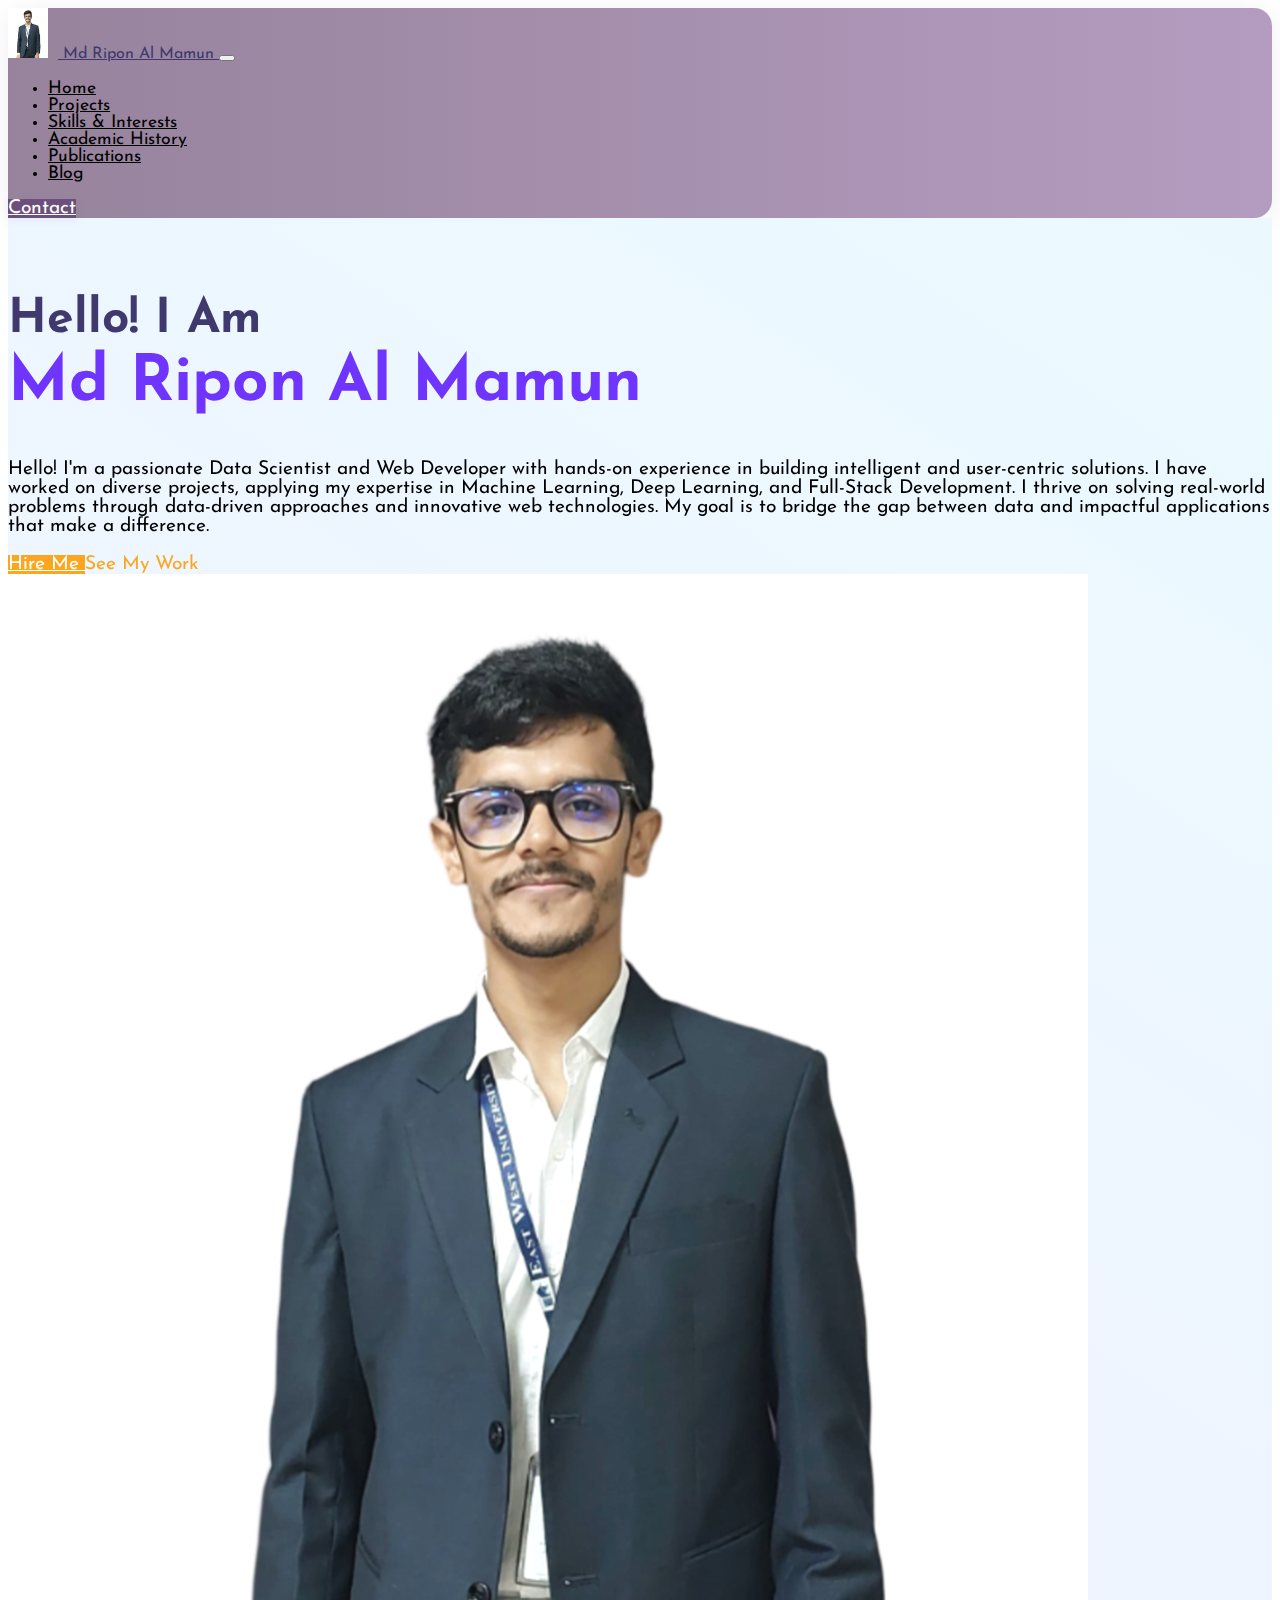
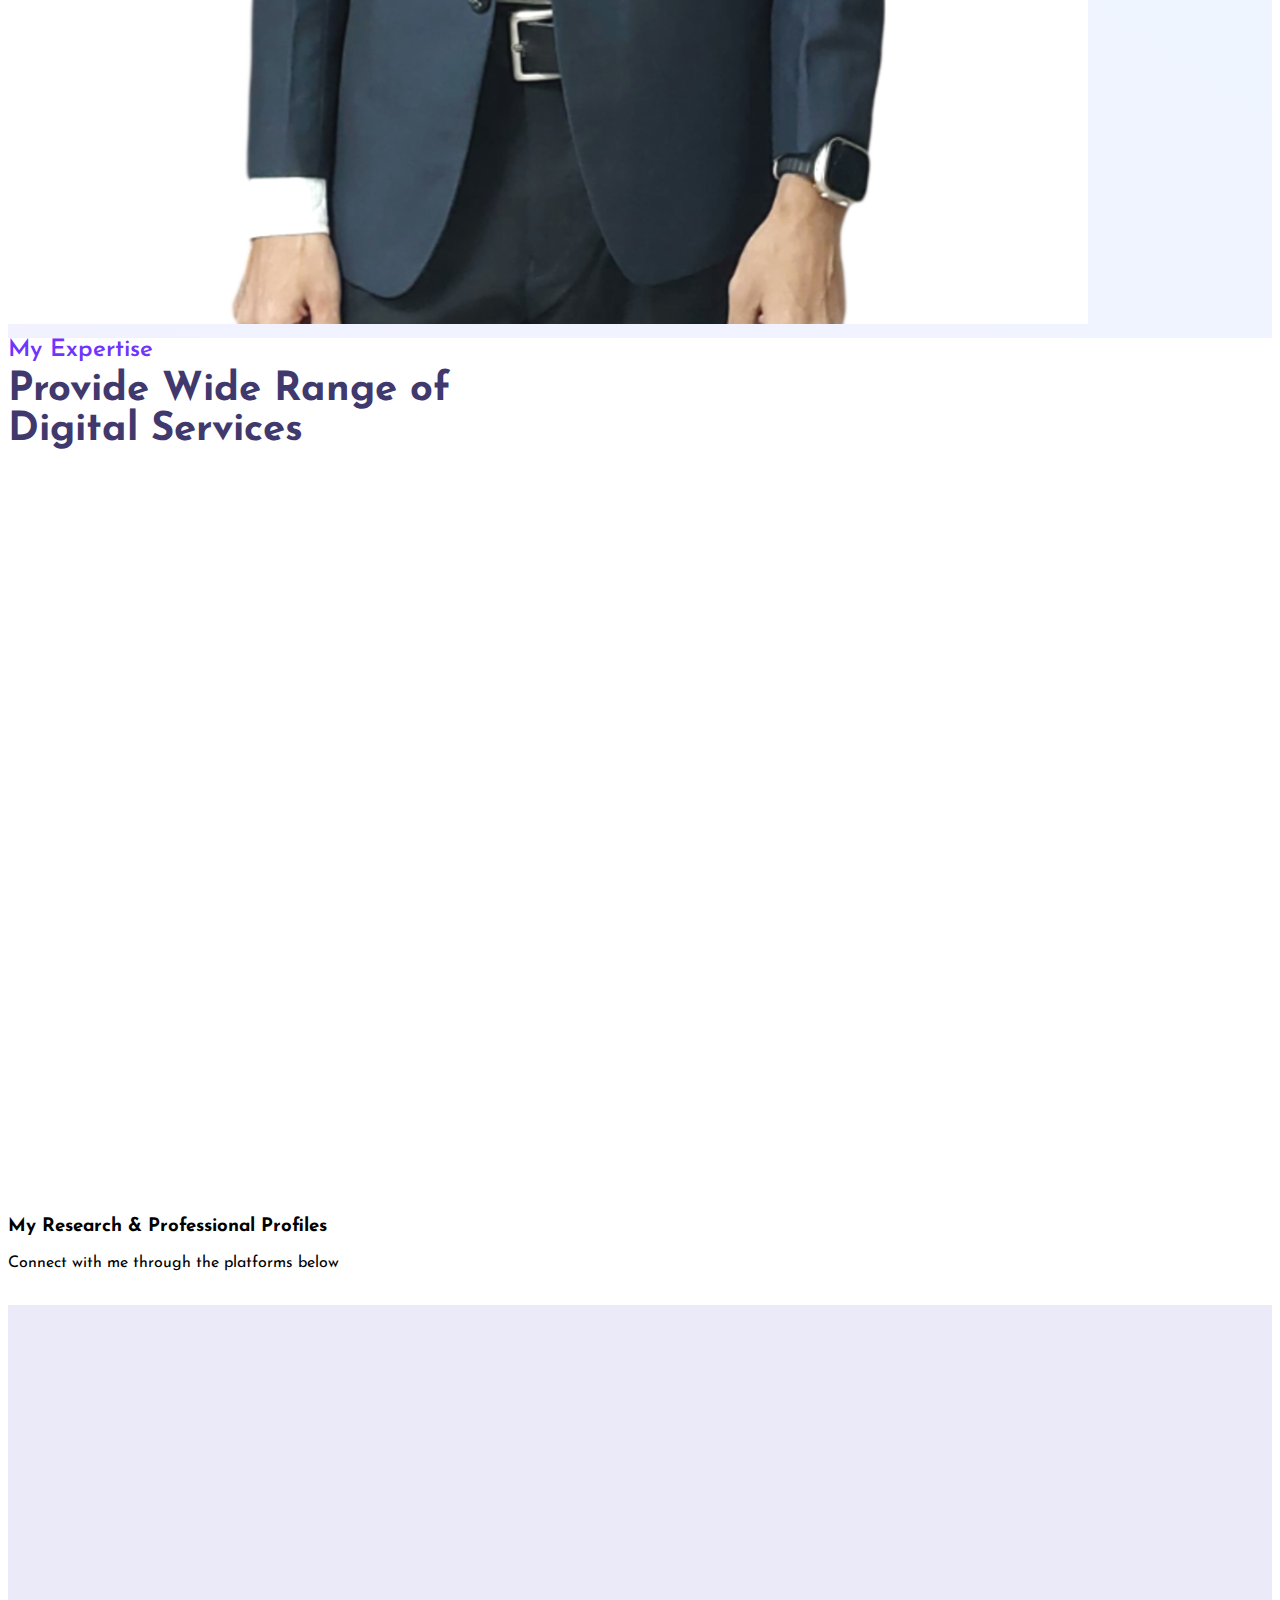
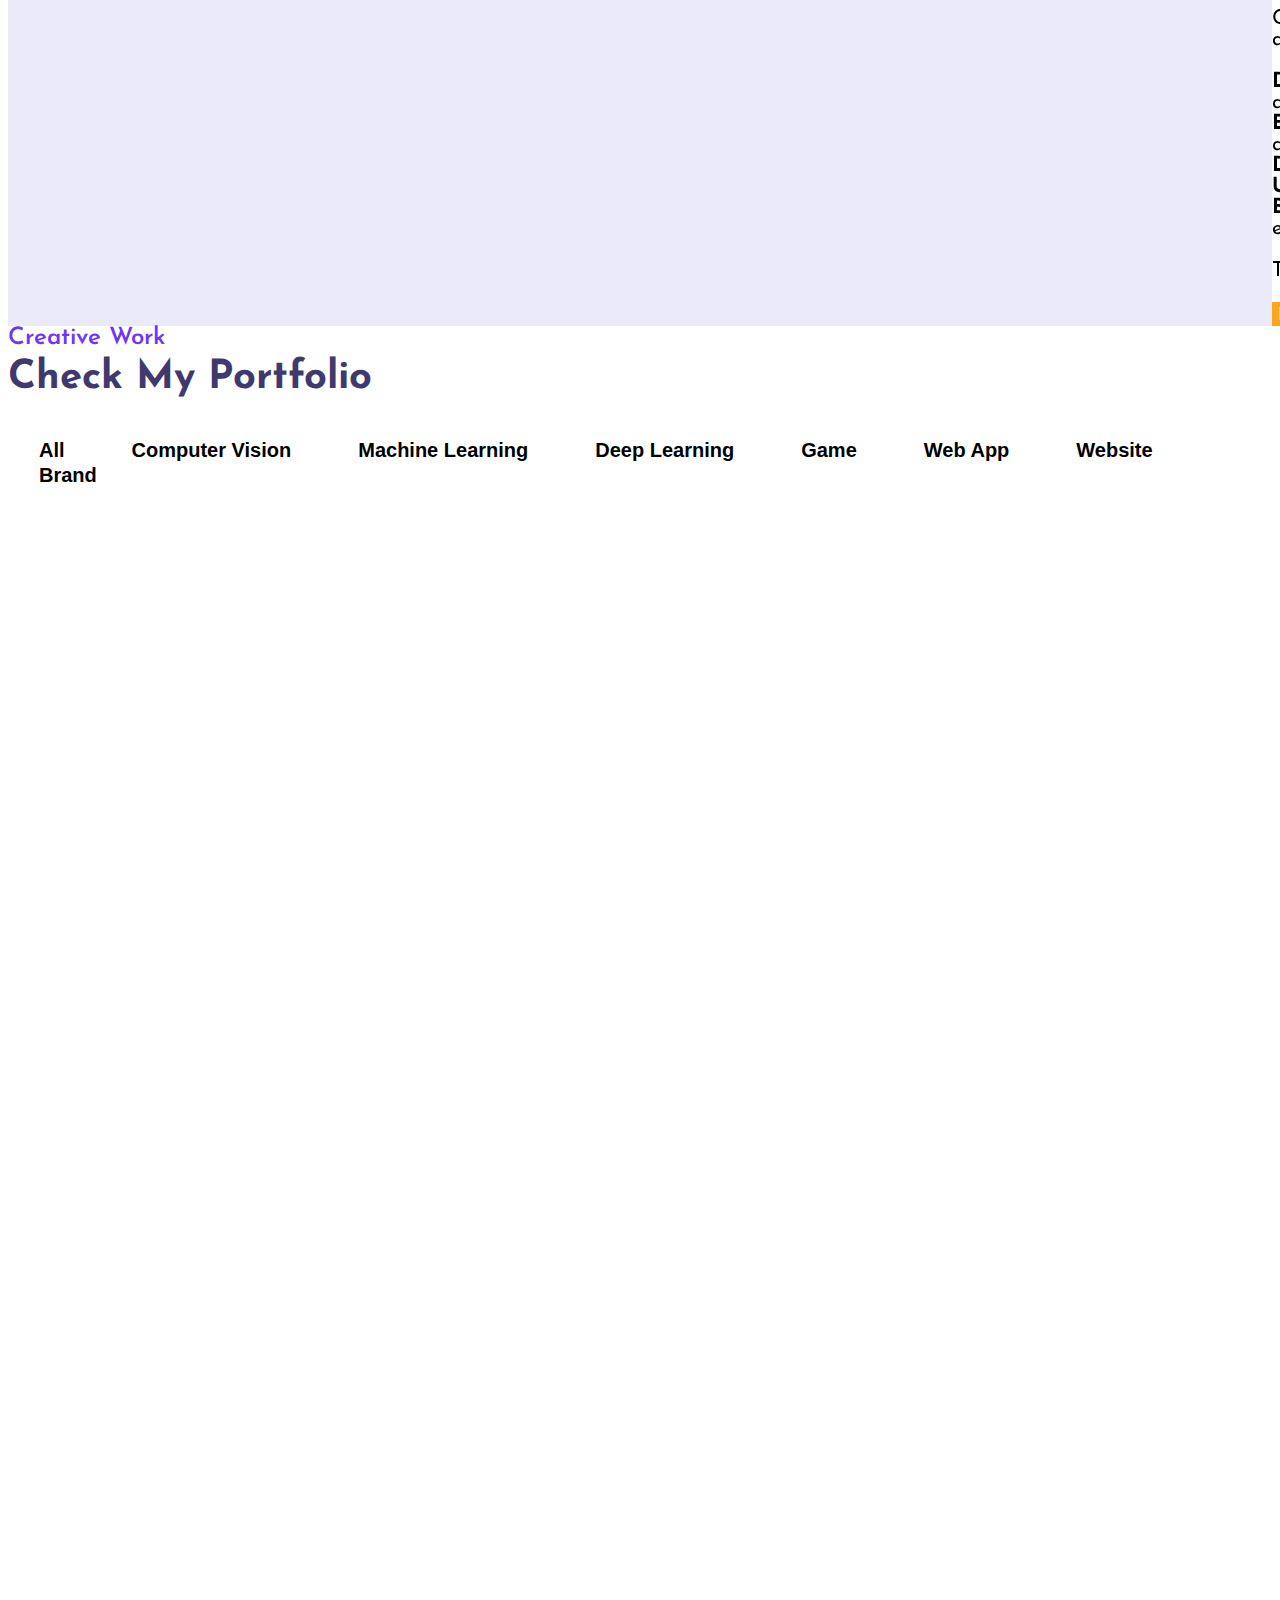
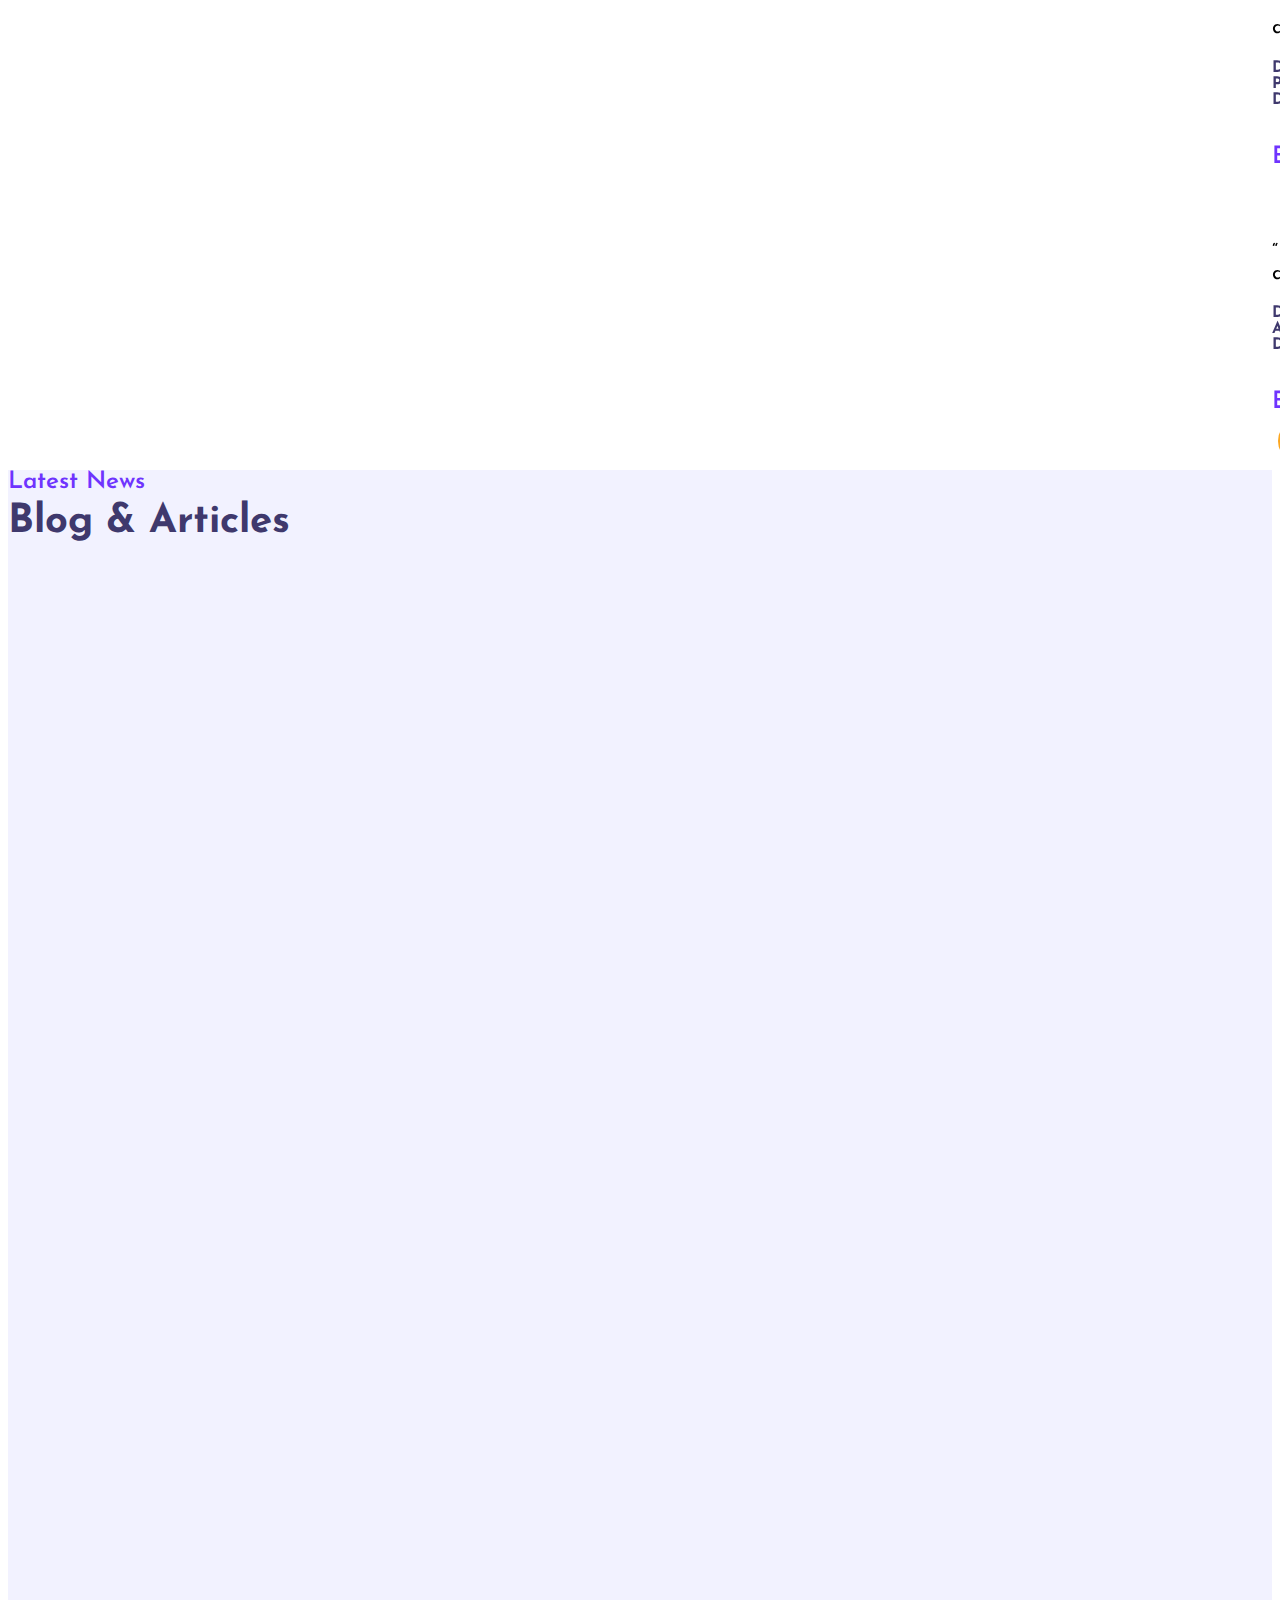
<file: index.html>
<!DOCTYPE html>
<html lang="en">
  <head>
    <meta charset="UTF-8" />
    <meta http-equiv="X-UA-Compatible" content="IE=edge" />
    <meta name="viewport" content="width=device-width, initial-scale=1.0" />
    <title>Personal Portfolio - Md Ripon Al Mamun</title>

    <!-- bootstrap css cdn link  -->
    <link
      href="https://cdn.jsdelivr.net/npm/bootstrap@5.2.3/dist/css/bootstrap.min.css"
      rel="stylesheet"
      integrity="sha384-rbsA2VBKQhggwzxH7pPCaAqO46MgnOM80zW1RWuH61DGLwZJEdK2Kadq2F9CUG65"
      crossorigin="anonymous"
    />

    <!-- custom css file -->
    <link rel="stylesheet" href="css/style.css" />

    <!-- google font link -->
    <link rel="preconnect" href="https://fonts.googleapis.com" />
    <link rel="preconnect" href="https://fonts.gstatic.com" crossorigin />
    <link
      href="https://fonts.googleapis.com/css2?family=Josefin+Sans:wght@300;400;500;600;700&display=swap"
      rel="stylesheet"
    />

    <!-- bootstrap icon cdn link  -->
    <link
      rel="stylesheet"
      href="https://cdn.jsdelivr.net/npm/bootstrap-icons@1.10.4/font/bootstrap-icons.css"
    />

    <!-- for adding animation to website we have use AOS library 
    AOS Library css file cdn link -->
    <link rel="stylesheet" href="https://unpkg.com/aos@next/dist/aos.css" />

    <!-- jquery cdn link  -->
    <script src="https://ajax.googleapis.com/ajax/libs/jquery/3.6.4/jquery.min.js"></script>
  </head>
  <body>
<!-- navbar starts -->
<nav
  id="navbar-top"
  class="navbar navbar-expand-lg navbar-light sticky-top"
  style="background: linear-gradient(90deg, #97839c 0%, #b49cc0 100%);
         border-radius: 18px;
         box-shadow: 0 4px 24px rgba(163,136,170,0.15);">
  <div class="container-fluid px-5">
    <a class="navbar-brand fw-bold fs-2" href="#" style="color: #3f396d">
      <img src="images/me.png" alt="Logo" style="width: 40px; height: auto; margin-right: 10px;">
      Md Ripon Al Mamun
    </a>
    <button
      class="navbar-toggler"
      type="button"
      data-bs-toggle="collapse"
      data-bs-target="#navbarNav"
      aria-label="Toggle navigation"
      aria-controls="navbarNav"
      aria-expanded="false"
    >
      <span class="navbar-toggler-icon"></span>
    </button>
    <div
      class="collapse navbar-collapse justify-content-end"
      id="navbarNav"
    >
      <ul class="navbar-nav gap-4" style="font-size: 1.1rem">
        <li class="nav-item">
          <a class="nav-link" aria-current="page" href="#">Home</a>
        </li>
        <li class="nav-item">
          <a class="nav-link" href="projects.html">Projects</a>
        </li>
        <li class="nav-item">
          <a class="nav-link" href="skills.html">Skills & Interests</a>
        </li>
        <li class="nav-item">
          <a class="nav-link" href="academic.html">Academic History</a>
        </li>
        <li class="nav-item">
          <a class="nav-link" href="publications.html">Publications</a>
        </li>
        <li class="nav-item">
          <a class="nav-link" href="#blog">Blog</a>
        </li>
      </ul>
    </div>
    <a href="contact.html" class="c-btn ms-4 py-2 px-4 rounded-pill d-none d-md-block"
       style="background: #6c4f7c; color: #fff; box-shadow: 0 2px 8px rgba(163,136,170,0.12);">
      Contact
    </a>
  </div>
</nav>
<!-- navbar ends here -->


    <!-- home section starts  -->
    <section class="home pt-5 pb-5" id="home">
      <div class="row justify-content-evenly align-middle">
        <!-- here data-aos is used for adding aos animation  -->
        <div class="col-10 col-md-6 text-center text-md-start" data-aos="slide-right">
          <h2 style="color: #3f396d">
            Hello! I Am <br /><span class="c-orange">Md Ripon Al Mamun</span>
          </h2>
          <p class="text-muted">
            Hello! I'm a passionate Data Scientist and Web Developer with hands-on 
            experience in building intelligent and user-centric solutions. I have 
            worked on diverse projects, applying my expertise in Machine Learning, 
            Deep Learning, and Full-Stack Development. I thrive on solving real-world 
            problems through data-driven approaches and innovative web technologies. 
            My goal is to bridge the gap between data and impactful applications that make a difference.
          </p>
<a href="#contact" class="c-btn h-btn mt-3 py-3 px-5 rounded-pill">
  Hire Me
</a>

          <a href="" class="link ms-4 d-none">See My Work</a>
        </div>
        <div class="col-10 col-md-4 d-none d-md-block">
          <img src="images/me.png" class="img-fluid" alt="" />
        </div>
      </div>
    </section>
    <!-- home section ends here -->

    <!-- expertise section starts -->
    <section class="expertise mt-5" id="service">
      <div class="heading text-center">
        <small>My Expertise</small>
        <h3>
          Provide Wide Range of <br />
          Digital Services
        </h3>
      </div>
      <div class="row justify-content-evenly mt-5">
        <div class="col-10 col-md-4" data-aos="fade-up">
          <div class="service-card">
            <div class="img">
              <img
                src="images/service-icon1.png"
                class="w-25 img-fluid img"
                alt=""
              />
            </div>
            <div class="content mt-3">
              <h4>🚀 Data Science & AI</h4>
              <p class="text-muted">
                I specialize in analyzing complex data sets 
                and transforming them into actionable insights 
                that drive smarter decision-making. From machine 
                learning models to predictive analytics, I develop 
                intelligent solutions that help businesses unlock 
                growth, optimize processes, and enhance efficiency. 
                Whether it's deep learning, NLP, or AI-driven automation, 
                I bring data to life.
              </p>
              <a href="" class="link">Read More</a>
            </div>
          </div>
        </div>
        <div class="col-md-4 col-10" data-aos="fade-up">
          <div class="service-card">
            <div class="img">
              <img
                src="images/service-icon2.png"
                class="w-25 img-fluid img"
                alt=""
              />
            </div>
            <div class="content mt-3">
              <h4>💻 Web Development & Software Engineering</h4>
              <p class="text-muted">
                I design and develop scalable, high-performance websites 
                and applications that are tailored to your business needs. 
                With expertise in front-end and back-end development, 
                I create intuitive, user-friendly interfaces and robust 
                architectures to ensure a seamless digital experience. 
                My goal is to combine creativity with functionality for 
                impactful online solutions.
              </p>
              <a href="" class="link">Read More</a>
            </div>
          </div>
        </div>
        <div class="col-md-4 col-10" data-aos="fade-up">
          <div class="service-card">
            <div class="img">
              <img
                src="images/service-icon3.png"
                class="w-25 img-fluid img"
                alt=""
              />
            </div>
            <div class="content mt-3">
              <h4>🔍 Debugging & Optimization</h4>
              <p class="text-muted">
                I am skilled at identifying, diagnosing, and resolving critical bugs 
                and performance issues in software systems. From fixing UI glitches 
                to debugging complex back-end logic, I ensure that applications run 
                smoothly, securely, and efficiently. My approach to debugging not 
                only resolves existing problems but also prevents future issues 
                through optimized code and best practices.
              <a href="" class="link">Read More</a>
            </div>
          </div>
        </div>
      </div>
    </section>
    <!-- expertise section ends here -->

<!-- Research & Social Profiles Section -->
<section class="profiles mt-5 pt-5 pb-4" id="profiles">
  <div class="text-center">
    <h3>My Research & Professional Profiles</h3>
    <p class="text-muted">Connect with me through the platforms below</p>
  </div>
  <div class="d-flex justify-content-center flex-wrap gap-3 mt-4" data-aos="fade-up">
    <a href="https://www.researchgate.net/profile/Md-Ripon-Al-Mamun?ev=hdr_xprf" target="_blank" class="btn btn-outline-primary rounded-pill"><i class="bi bi-journal-text"></i> ResearchGate</a>
    <a href="https://scholar.google.com/citations?hl=en&authuser=5&user=N9_yGkMAAAAJ" target="_blank" class="btn btn-outline-dark rounded-pill"><i class="bi bi-mortarboard"></i> Google Scholar</a>
    <a href="https://orcid.org/0009-0007-2505-0505" target="_blank" class="btn btn-outline-success rounded-pill"><i class="bi bi-bar-chart-line"></i> ORCID</a>
    <a href="https://www.ieee.org/profile/myprofile/myprofile.html?refSite=https://ieeexplore.ieee.org&refSiteName=IEEE%20Xplore" target="_blank" class="btn btn-outline-secondary rounded-pill"><i class="bi bi-cpu"></i> IEEE Xplore</a>
    <a href="https://github.com/riponalmamun" target="_blank" class="btn btn-outline-dark rounded-pill"><i class="bi bi-github"></i> GitHub</a>
    <a href="https://www.linkedin.com/in/mdriponalmamun/" target="_blank" class="btn btn-outline-primary rounded-pill"><i class="bi bi-linkedin"></i> LinkedIn</a>
    <a href="https://www.kaggle.com/riponalmamun" target="_blank" class="btn btn-outline-info rounded-pill"><i class="bi bi-graph-up"></i> Kaggle</a>
  </div>
</section>





    <!-- skill section starts -->
    <section class="skill mt-5 py-5" id="about">
      <div class="row justify-content-evenly">
        <div class="col-10 col-md-5 skill-with-progress" data-aos="slide-right">
          <div class="row justify-content-evenly">
            <div class="col-10 col-md-6">
              <div class="progress-card ms-3 ms-md-0">
                <div class="circular-progress html-css">
                  <span class="progress-value html-progress">0%</span>
                </div>
                <br />
                <span class="text">Computer Vision</span>
              </div>
            </div>
            <div class="col-10 col-md-6 mt-4 mt-md-0">
              <div class="progress-card ms-3 ms-md-0">
                <div class="circular-progress javascript">
                  <span class="progress-value javascript-progress">0%</span>
                </div>
                <br />
                <span class="text">Machine Learning & <br>Deep Learning</span>
              </div>
            </div>
          </div>
          <div class="row justify-content-evenly mt-4">
            <div class="col-10 col-md-6">
              <div class="progress-card ms-3 ms-md-0">
                <div class="circular-progress php">
                  <span class="progress-value php-progress">0%</span>
                </div>
                <br />
                <span class="text">HTML & CSS</span>
              </div>
            </div>
            <div class="col-10 col-md-6 mt-4 mt-md-0">
              <div class="progress-card ms-3  ms-md-0">
                <div class="circular-progress reactjs">
                  <span class="progress-value reactjs-progress">0%</span>
                </div>
                <br>
                <span class="text">JavaScript, PHP & ReactJS</span>
              </div>
            </div>
          </div>
        </div>
        <div class="col-10 col-md-5 skill-detail" data-aos="slide-left">
          <div class="heading mt-5 mt-md-3">
            <small>My Skills</small>
            <h3>Beautiful & Unique Digital Experiences</h3>
            <p class="text-muted">
              Creating Beautiful & Unique Digital Experiences

I specialize in crafting innovative digital solutions that are not only functional but also aesthetically pleasing. My goal is to deliver experiences that leave a lasting impression on users while solving real business challenges. <br><br>
<b>Data Science & Machine Learning – </b>I analyze complex data sets and build intelligent models to uncover insights, optimize processes, and drive decision-making. <br>
<b>Expert Web Development –</b> From custom websites to e-commerce platforms, I create responsive and user-centric web solutions that align with your business goals. <br>
<b>Data-Driven Insights –</b> Leveraging advanced analytics, I transform raw data into actionable insights to enhance business strategies. <br>
<b>UI/UX Design –</b> I focus on intuitive and user-centric design principles to ensure seamless and engaging digital experiences. <br>
<b>Bug-Free Code –</b> My debugging expertise ensures that web applications run efficiently, providing a smooth and error-free user experience. <br>
            </p>
            <p class="text-muted">
              To view or download my CV, click on the download CV link below.
            </p>
            <button class="c-btn h-btn mt-3 py-3 px-5 rounded-pill">
              <!-- here download attribute is used for adding download functionality to button  -->
              <a
                href="Entry Level Data scientist & Web Developer Resume.pdf"
                download="SampleCV"
                style="text-decoration: none;color: #fff;"
                >Download CV</a
              >
            </button>
          </div>
        </div>
      </div>
    </section>
    <!-- skill section end here -->

<!-- Portfolio Section Starts Here -->
<section class="portfolio" id="portfolio">
  <!-- Portfolio Heading -->
  <div class="heading text-center pt-5">
    <small>Creative Work</small>
    <h3>Check My Portfolio</h3>
  </div>

  <!-- Portfolio Filters -->
  <div id="myBtnContainer" class="text-center mt-4">
    <!-- Custom attribute for filtering portfolio items -->
    <button class="filter-item" data-filter="all">All</button>
    <button class="filter-item" data-filter="game">Computer Vision</button>
    <button class="filter-item" data-filter="game">Machine Learning</button>
    <button class="filter-item" data-filter="game">Deep Learning</button>
    <button class="filter-item" data-filter="game">Game</button>
    <button class="filter-item" data-filter="webapp">Web App</button>
    <button class="filter-item" data-filter="website">Website</button>
    <button class="filter-item" data-filter="brand">Brand</button>
  </div>

  <!-- Portfolio Items -->
  <div class="portfolio-body">
    <div class="row justify-content-evenly px-4">
      
<!-- Portfolio Post 1 -->
<!-- Portfolio Post 1 -->
<div class="post col-md-4 game all col-10 mt-3 mt-md-0" data-aos="fade-up">
  <div class="card">
    <img src="images/Tea Leaf.png" class="card-img-top" alt="Tea Leaf Disease Detection Project" />
    <div class="card-body text-center">
      <h4 class="card-title">Tea Leaf Disease Detection Using YOLOv8, YOLOv5, and Faster R-CNN</h4>
      <span class="badge bg-secondary badge-pill">YOLOv8</span>
      <span class="badge bg-secondary badge-pill">YOLOv5</span>
      <span class="badge bg-secondary badge-pill">Faster R-CNN</span>
      <span class="badge bg-secondary badge-pill mb-2">Plant Disease Detection</span><br />
      <a href="https://github.com/riponalmamun/Tea-Leaf-Disease-Detection-Using-YOLO-V8" target="_blank" class="link">Click The Github Rep</a>
    </div>
  </div>
</div>




      <!-- Portfolio Post 2 -->
      <div class="post col-md-4 website all col-10 mt-3 mt-md-0" data-aos="fade-up">
        <div class="card">
          <img src="images/mango.png" class="card-img-top" alt="..." />
          <div class="card-body text-center">
            <h4 class="card-title">MangoLeafBD Dataset Classification</h4>
            <span class="badge bg-secondary badge-pill">Random Forest</span>
            <span class="badge bg-secondary badge-pill">Decision Tree</span>
            <span class="badge bg-secondary badge-pill mb-2">Machine Learning</span><br />
            <a href="#" class="read-more-btn link">Github Repository</a>
          </div>
        </div>
      </div>

<!-- Portfolio Post 3 -->
<div class="post col-md-4 webapp all col-10 mt-3 mt-md-0" data-aos="fade-up">
  <div class="card">
    <img src="images/underwater.png" class="card-img-top" alt="Underwater Plastic Pollution Detection" />
    <div class="card-body text-center">
      <h4 class="card-title">Underwater Plastic Pollution Detection Using YOLOv8</h4>
      <span class="badge bg-secondary badge-pill">YOLOv8</span>
      <span class="badge bg-secondary badge-pill">Deep Learning</span>
      <span class="badge bg-secondary badge-pill mb-2">Machine Learning</span><br />
      <a href="https://github.com/riponalmamun/riponalmamun-Underwater-Plastic-Pollution-Detection-Using-YOLOV8" target="_blank" class="read-more-btn link">Github Repository</a>
    </div>
  </div>
</div>


    <!-- Additional Portfolio Items -->
    <div class="row justify-content-evenly mt-4 px-4">

          
<!-- Portfolio Post 1 -->
<div class="post col-md-4 game all col-10 mt-3 mt-md-0" data-aos="fade-up">
  <div class="card">
    <img src="images/Vehcle.png" class="card-img-top" alt="Car Speed and Counting Project" />
    <div class="card-body text-center">
      <h4 class="card-title">Car Speed and Counting</h4>
      <span class="badge bg-secondary badge-pill">YOLO V8</span>
      <span class="badge bg-secondary badge-pill">Machine Learning</span>
      <span class="badge bg-secondary badge-pill mb-2">Deep Learning</span><br />
      <a href="https://github.com/riponalmamun/Car-Speed-and-Counting" target="_blank" class="link">Github Repository</a>
    </div>
  </div>
</div>

      
      
      
      
      
      
      <!-- Portfolio Post 4 -->
      <div class="post col-md-4 game all col-10 mt-3 mt-md-0" data-aos="fade-up">
        <div class="card">
          <img src="images/piceditor.png" class="card-img-top" alt="..." />
          <div class="card-body text-center">
            <h4 class="card-title">PicEditor App</h4>
            <span class="badge bg-secondary badge-pill">HTML&CSS</span>
            <span class="badge bg-secondary badge-pill">JavaScript</span>
            <span class="badge bg-secondary badge-pill mb-2">App</span><br />
            <a href="#" class="read-more-btn link">Read More</a>
          </div>
        </div>
      </div>

<!-- Portfolio Post 5 -->
<div class="post col-md-4 website all col-10 mt-3 mt-md-0" data-aos="fade-up">
  <div class="card">
    <img src="images/PackMan Games.png" class="card-img-top" alt="Pacman Game" />
    <div class="card-body text-center">
      <h4 class="card-title">Pacman Game</h4>
      <span class="badge bg-secondary badge-pill">HTML & CSS</span>
      <span class="badge bg-secondary badge-pill">JavaScript</span>
      <span class="badge bg-secondary badge-pill mb-2">Game</span><br />
      <a href="https://github.com/riponalmamun/Packman_Games" target="_blank" class="read-more-btn link">Github Repository</a>
    </div>
  </div>
</div>



<!-- Portfolio Post 5 -->
<div class="post col-md-4 website all col-10 mt-3 mt-md-0" data-aos="fade-up">
  <div class="card">
    <img src="images/Power Bi.png" class="card-img-top" alt="Global Superstore Power BI" />
    <div class="card-body text-center">
      <h4 class="card-title">Global Superstore - Power BI Dashboard</h4>
      <span class="badge bg-secondary badge-pill">Power BI</span>
      <span class="badge bg-secondary badge-pill">Data Analysis</span>
      <span class="badge bg-secondary badge-pill mb-2">Visualization</span><br />
      <a href="https://github.com/riponalmamun/Global-Superstore-2016-Power-BI" target="_blank" class="read-more-btn link">Github Repository</a>
    </div>
  </div>
</div>


            <!-- Portfolio Post 5 -->
      <div class="post col-md-4 website all col-10 mt-3 mt-md-0" data-aos="fade-up">
        <div class="card">
          <img src="images/tictactoe.png" class="card-img-top" alt="..." />
          <div class="card-body text-center">
            <h4 class="card-title">TicTacToe Game</h4>
            <span class="badge bg-secondary badge-pill">HTML&CSS</span>
            <span class="badge bg-secondary badge-pill">JavaScript</span>
            <span class="badge bg-secondary badge-pill mb-2">Game</span><br />
            <a href="#" class="read-more-btn link">Github Repository</a>
          </div>
        </div>
      </div>

      <!-- Portfolio Post 6 -->
      <div class="post col-md-4 all col-10 mt-3 mt-md-0" data-aos="fade-up">
        <div class="card">
          <img src="images/lang-translator.png" class="card-img-top" alt="..." />
          <div class="card-body text-center">
            <h4 class="card-title">Lang Translator</h4>
            <span class="badge bg-secondary badge-pill">HTML&CSS</span>
            <span class="badge bg-secondary badge-pill">JavaScript</span>
            <span class="badge bg-secondary badge-pill mb-2">Web App</span><br />
            <a href="#" class="read-more-btn link">Github Repository</a>
          </div>
        </div>
      </div>
    </div>
  </div>
</section>
<!-- Portfolio Section Ends Here -->


   <!-- Testimonial Section Starts -->
<section class="testimonial mt-5 pt-5" id="testimonial">
  <div class="row justify-content-evenly">
    
    <!-- Testimonial Image -->
    <div class="col-md-4 col-10" data-aos="slide-right">
      <img src="images/tastimonials-img.png" class="img-fluid" alt="" />
    </div>

    <!-- Testimonial Carousel -->
    <div class="col-md-6 col-10 mt-5" data-aos="slide-left">
      <div class="heading">
        <small>Testimonials</small>
        <h3>Faculty & Expert Reviews</h3>

        <!-- Carousel Component -->
        <div id="carouselExampleControls" class="carousel slide" data-bs-ride="carousel">
          <div class="carousel-inner">
            
            <!-- First Carousel Item -->
            <div class="carousel-item active">
              <div class="row justify-content-evenly">
                <div class="col-2 text-center">
                  <i class="bi bi-quote"></i>
                </div>
                <div class="col-10">
                  <p class="text-muted">
                    “Excellent research work! The paper is well-structured, thoroughly researched, and presents insightful findings. The clarity of writing and depth of analysis demonstrate great academic rigor. Keep up the outstanding work!”
                  </p>
                  <h4>1. Dr. Shamim H Ripon <br>Professor <br>Department of Computer Science & Engineering</h4> <br>
                  <h4>2. Dr. Raihan Ul Islam <br>Associate Professor <br>Department of Computer Science & Engineering</h4> <br>
                  <h4>3. Dr. Mohammad Rifat Ahmmad Rashid<br>Associate Professor <br>Department of Computer Science & Engineering</h4>
                  <small class="fs-6 text-muted">East West University</small>
                </div>
              </div>
            </div>

            <!-- Second Carousel Item -->
            <div class="carousel-item">
              <div class="row justify-content-evenly">
                <div class="col-2 text-center">
                  <i class="bi bi-quote"></i>
                </div>
                <div class="col-10">
                  <p class="text-muted">
                    “Excellent research work! The paper is well-structured, thoroughly researched, and presents insightful findings. The clarity of writing and depth of analysis demonstrate great academic rigor. Keep up the outstanding work!”
                  </p>
                  <h4>Dr. Shamim H Ripon <br>Professor <br>Department of Computer Science & Engineering</h4> <br>
                  <small class="fs-6 text-muted">East West University</small>
                </div>
              </div>
            </div>

            <!-- Third Carousel Item -->
            <div class="carousel-item">
              <div class="row justify-content-evenly">
                <div class="col-2 text-center">
                  <i class="bi bi-quote"></i>
                </div>
                <div class="col-10">
                  <p class="text-muted">
                    “Excellent research work! The paper is well-structured, thoroughly researched, and presents insightful findings. The clarity of writing and depth of analysis demonstrate great academic rigor. Keep up the outstanding work!”
                  </p>
                  <h4>Dr. Raihan Ul Islam <br>Associate Professor <br>Department of Computer Science & Engineering</h4> <br>
                  <small class="fs-6 text-muted">East West University</small>
                </div>
              </div>
            </div>
          </div>

          <!-- Carousel Navigation Buttons -->
          <button class="nextprev-btn rounded-pill prev-btn" type="button" data-bs-target="#carouselExampleControls" data-bs-slide="prev">
            <i class="bi bi-arrow-left-circle-fill prev"></i>
            <span class="visually-hidden">Previous</span>
          </button>
          <button class="nextprev-btn rounded-pill next-btn" type="button" data-bs-target="#carouselExampleControls" data-bs-slide="next">
            <i class="bi bi-arrow-right-circle-fill next"></i>
            <span class="visually-hidden">Next</span>
          </button>
        </div>
      </div>
    </div>
    
  </div>
</section>
<!-- Testimonial Section Ends -->


<!-- Blog Section Starts -->
<section class="blog mt-5 pb-5" id="blog">
  <!-- Blog Heading -->
  <div class="heading text-center pt-5">
    <small>Latest News</small>
    <h3>Blog & Articles</h3>
  </div>

  <!-- Blog Posts -->
  <div class="row justify-content-evenly px-4 mt-4" data-aos="fade-up">
    
<!-- Blog Post 1 -->
<div class="blogpost col-md-4 col-10 mt-2 mt-md-0 game all">
  <div class="card">
    <img src="images/Heart Attack Paper 1.png" class="card-img-top rounded-4" alt="..." />
    <div class="card-body px-4">
      <small>By Md Ripon Al Mamun</small><span class="ms-3">Mar 8,2022</span>
      <h4 class="card-title"><a href="">Machine Learning and Explainable AI to Predict Heart Attacks</a></h4>
      <p class="text-muted">I recently published a conference paper on "Cardiovascular Health Analysis: 
        Machine Learning and Explainable AI to Predict Heart Attacks," where I explored advanced machine 
        learning techniques like Random Forest and XGBoost to predict heart attacks with high accuracy. 
        The study also incorporates explainable AI methods to provide transparency and insights into model 
        predictions, aiming to improve early detection and reduce heart attack mortality.</p>
      <a href="https://ieeexplore.ieee.org/document/11022132/" class="read-more-btn link" target="_blank">Read More</a>
    </div>
  </div>
</div>


<!-- Blog Post 2 -->
<div class="blogpost col-md-4 col-10 mt-5 mt-md-0 website all">
  <div class="card">
    <img src="images/ResearchGate Energy 2.png" class="card-img-top rounded-4" alt="..." />
    <div class="card-body px-4">
      <small>By Md Ripon Al Mamun</small><span class="ms-3">Mar 8,2022</span>
      <h4 class="card-title"><a href="https://www.researchgate.net/publication/[base64]">Energy-Efficient Hyperparameter Tuning Using Multi-Information Source Optimization and Augmented Gaussian Processes with Random Forest</a></h4>
      <p class="text-muted">I will be presenting a project titled "Energy-Efficient Hyperparameter 
        Tuning Using Multi-Information Source Optimization and Augmented Gaussian Processes with Random Forest" 
        at a conference in February 2025 in Dhaka, Bangladesh. This research introduces a novel hyperparameter 
        tuning method that combines Multi-Information Source Optimization with Augmented Gaussian Process (MISO-AGP) 
        and Random Forest (RF). Our approach enhances computational efficiency, reducing resource consumption and 
        achieving energy savings of up to 70%, providing an efficient solution for optimizing machine learning 
        models while balancing performance and energy usage.</p>
      <a href="https://www.researchgate.net/publication/[base64]" class="read-more-btn link" target="_blank">Read More</a>
    </div>
  </div>
</div>

<!-- Blog Post 3 -->
<div class="blogpost col-md-4 col-10 mt-5 mt-md-0 webapp all">
  <div class="card">
    <img src="images/Species Classification.png" class="card-img-top rounded-4" alt="Species Classification" />
    <div class="card-body px-4">
      <small>By Md Ripon Al Mamun</small><span class="ms-3">Upcoming 2025</span>
      <h4 class="card-title">
        <a href="#">Upcoming Journal: Advances in Species Classification</a>
      </h4>
      <p class="text-muted">
        This upcoming journal article explores novel methods in species classification using machine learning 
        and image processing techniques. The research aims to improve accuracy in identifying species, which is 
        crucial for biodiversity conservation and ecological studies.
      </p>
      <a href="#" class="read-more-btn link" data-bs-toggle="modal" data-bs-target="#exampleModalSpecies">
        Read More
      </a>
    </div>
  </div>
</div>



<!-- Blog Post 4 -->
<div class="blogpost col-md-4 col-10 mt-5 mt-md-0 webapp all">
  <div class="card">
    <img src="images/To Do App 4.png" class="card-img-top rounded-4" alt="TO-DO App Screenshot" />
    <div class="card-body px-4">
      <small>By Md Ripon Al Mamun</small><span class="ms-3">Jun 23, 2025</span>
      <h4 class="card-title">
        <a href="https://github.com/riponalmamun/TO-DO--LIST-APPLICATION-PROJECTS" target="_blank">
          TO-DO LIST Application
        </a>
      </h4>
      <p class="text-muted">
        The TO-DO APP is designed to help you stay organized, focused, and productive. 
        Whether you're managing personal tasks or team projects, this app enables you to efficiently organize 
        your day with features like a calendar planner, to-do list, Kanban board, and more. It offers a 
        streamlined way to manage your tasks and projects by allowing you to set deadlines, track progress, 
        and collaborate with others. With its user-friendly interface, the app ensures that you stay on top 
        of everything and improve your productivity, one task at a time.
      </p>
      <a href="https://github.com/riponalmamun/TO-DO--LIST-APPLICATION-PROJECTS" target="_blank" class="read-more-btn link">
        View on GitHub
      </a>
    </div>
  </div>
</div>


<!-- Blog Post 5 -->
<div class="blogpost col-md-4 col-10 mt-5 mt-md-0 webapp all">
  <div class="card">
    <img src="images/Supply Chain.png" class="card-img-top rounded-4" alt="Supply Chain Research" />
    <div class="card-body px-4">
      <small>By Md Ripon Al Mamun</small><span class="ms-3">Upcoming 2025</span>
      <h4 class="card-title">
        <a href="#">Upcoming Research: Supply Chain Optimization</a>
      </h4>
      <p class="text-muted">
        This upcoming research paper focuses on improving efficiency in supply chain systems using data-driven approaches. 
        It explores the integration of machine learning techniques to optimize inventory management, forecasting, and logistics. 
        The study aims to contribute to sustainable and intelligent supply chain solutions for modern industries.
      </p>
      <a href="#" class="read-more-btn link" data-bs-toggle="modal" data-bs-target="#exampleModalUpcoming">
        Read More
      </a>
    </div>
  </div>
</div>


<!-- Blog Post 6 -->
<div class="blogpost col-md-4 col-10 mt-5 mt-md-0 webapp all">
  <div class="card">
    <img src="images/Heart Disease.png" class="card-img-top rounded-4" alt="Framingham Heart Study" />
    <div class="card-body px-4">
      <small>By Md Ripon Al Mamun</small><span class="ms-3">Upcoming 2025</span>
      <h4 class="card-title">
        <a href="#">Upcoming Research: Framingham Heart Study Insights</a>
      </h4>
      <p class="text-muted">
        This upcoming research focuses on the Framingham Heart Study dataset, aiming to identify critical factors 
        contributing to cardiovascular disease. Through machine learning and statistical modeling, the study 
        investigates patterns in risk factors like cholesterol, blood pressure, and lifestyle habits to improve 
        early detection and prevention strategies.
      </p>
      <a href="#" class="read-more-btn link" data-bs-toggle="modal" data-bs-target="#exampleModalFramingham">
        Read More
      </a>
    </div>
  </div>
</div>


  <!-- Modals for Blog Posts -->
  <!-- Modal 1 -->
  <div class="modal fade" id="exampleModal1" tabindex="-1" aria-labelledby="exampleModalLabel" aria-hidden="true">
    <div class="modal-dialog">
      <div class="modal-content">
        <button type="button" class="btn-c rounded-pill" data-bs-dismiss="modal"><i class="bi bi-x-circle-fill"></i></button>
        <div class="modal-body px-4">
          <div class="img">
            <img src="images/2048game.png" class="img-fluid" alt="">
          </div>
          <div class="content mt-3">
            <small>By Pawan Kumavat</small><span class="text-muted ms-2">Mar 8,2022</span>
            <h4 class="card-title mt-3">Quis autem vea eum iure reprehenderit</h4>
            <div class="social-links mt-4">
              <button href="" class="rounded-pill dribble"><i class="bi bi-dribbble"></i></button>
              <button href="" class="rounded-pill whatsapp"><i class="bi bi-whatsapp"></i></button>
              <button href="" class="rounded-pill behance"><i class="bi bi-behance"></i></button>
            </div>
            <p class="text-muted mt-3">
              Lorem ipsum dolor sit amet, consectetur adipiscing elit. Nullam tempor eros a tellus auctor, nec suscipit nunc dignissim. Ut suscipit gravida augue sed elementum. Sed sed luctus nisl. Donec scelerisque nisi in sodales mattis. Vestibulum suscipit odio ac enim blandit sollicitudin. Aliquam ultrices sem quis urna placerat interdum. Etiam rutrum, quam sagittis tristique mollis, libero arcu scelerisque erat, eget tincidunt eros diam quis nunc.
            </p>
          </div>
        </div>
        <div class="heading px-2">
          <h3 class="fs-3 ms-3">Leave A Comment</h3>
        </div>
        <div class="contact-form ms-3 mt-3 pb-4 px-2">
          <div class="mb-3"><input type="text" class="form-control" placeholder="Name"/></div>
          <div class="mb-3"><input type="email" class="form-control" placeholder="E-mail"/></div>
          <div class="mb-3"><input type="text" class="form-control" placeholder="Mobile No."/></div>
          <div class="mb-3"><textarea class="form-control" placeholder="Message" rows="5"></textarea></div>
          <button class="c-btn h-btn mt-3 py-2 px-4 rounded-pill">Submit</button>
        </div>
      </div>
    </div>
  </div>

  <!-- Modal 2 -->
  <div class="modal fade" id="exampleModal2" tabindex="-1" aria-labelledby="exampleModalLabel" aria-hidden="true">
    <div class="modal-dialog">
      <div class="modal-content">
        <button type="button" class="btn-c rounded-pill" data-bs-dismiss="modal"><i class="bi bi-x-circle-fill"></i></button>
        <div class="modal-body px-4">
          <div class="img">
            <img src="images/currency-converter.png" class="img-fluid" alt="">
          </div>
          <div class="content mt-3">
            <small>By Pawan Kumavat</small><span class="text-muted ms-2 ms-md-0">Mar 8,2022</span>
            <h4 class="card-title mt-3">Quis autem vea eum iure reprehenderit</h4>
            <div class="social-links mt-4">
              <button href="" class="rounded-pill dribble"><i class="bi bi-dribbble"></i></button>
              <button href="" class="rounded-pill whatsapp"><i class="bi bi-whatsapp"></i></button>
              <button href="" class="rounded-pill behance"><i class="bi bi-behance"></i></button>
            </div>
            <p class="text-muted mt-3">
              Lorem ipsum dolor sit amet, consectetur adipiscing elit. Nullam tempor eros a tellus auctor, nec suscipit nunc dignissim. Ut suscipit gravida augue sed elementum. Sed sed luctus nisl. Donec scelerisque nisi in sodales mattis. Vestibulum suscipit odio ac enim blandit sollicitudin. Aliquam ultrices sem quis urna placerat interdum. Etiam rutrum, quam sagittis tristique mollis, libero arcu scelerisque erat, eget tincidunt eros diam quis nunc.
            </p>
          </div>
        </div>
        <div class="heading px-2">
          <h3 class="fs-3 ms-3">Leave A Comment</h3>
        </div>
        <div class="contact-form ms-3 mt-3 pb-4 px-2">
          <div class="mb-3"><input type="text" class="form-control" placeholder="Name"/></div>
          <div class="mb-3"><input type="email" class="form-control" placeholder="E-mail"/></div>
          <div class="mb-3"><input type="text" class="form-control" placeholder="Mobile No."/></div>
          <div class="mb-3"><textarea class="form-control" placeholder="Message" rows="5"></textarea></div>
          <button class="c-btn h-btn mt-3 py-2 px-4 rounded-pill">Submit</button>
        </div>
      </div>
    </div>
  </div>

  <!-- Modal 3 -->
  <div class="modal fade" id="exampleModal3" tabindex="-1" aria-labelledby="exampleModalLabel" aria-hidden="true">
    <div class="modal-dialog">
      <div class="modal-content">
        <button type="button" class="btn-c rounded-pill" data-bs-dismiss="modal"><i class="bi bi-x-circle-fill"></i></button>
        <div class="modal-body px-4">
          <div class="img">
            <img src="images/dictionary.png" class="img-fluid" alt="">
          </div>
          <div class="content mt-3">
            <small>By Pawan Kumavat</small><span class="text-muted ms-2 ms-md-0">Mar 8,2022</span>
            <h4 class="card-title mt-3">Quis autem vea eum iure reprehenderit</h4>
            <div class="social-links mt-4">
              <button href="" class="rounded-pill dribble"><i class="bi bi-dribbble"></i></button>
              <button href="" class="rounded-pill whatsapp"><i class="bi bi-whatsapp"></i></button>
              <button href="" class="rounded-pill behance"><i class="bi bi-behance"></i></button>
            </div>
            <p class="text-muted mt-3">
              Lorem ipsum dolor sit amet, consectetur adipiscing elit. Nullam tempor eros a tellus auctor, nec suscipit nunc dignissim. Ut suscipit gravida augue sed elementum. Sed sed luctus nisl. Donec scelerisque nisi in sodales mattis. Vestibulum suscipit odio ac enim blandit sollicitudin. Aliquam ultrices sem quis urna placerat interdum. Etiam rutrum, quam sagittis tristique mollis, libero arcu scelerisque erat, eget tincidunt eros diam quis nunc.
            </p>
          </div>
        </div>
        <div class="heading px-2">
          <h3 class="fs-3 ms-3">Leave A Comment</h3>
        </div>
        <div class="contact-form ms-3 mt-3 pb-4 px-2">
          <div class="mb-3"><input type="text" class="form-control" placeholder="Name"/></div>
          <div class="mb-3"><input type="email" class="form-control" placeholder="E-mail"/></div>
          <div class="mb-3"><input type="text" class="form-control" placeholder="Mobile No."/></div>
          <div class="mb-3"><textarea class="form-control" placeholder="Message" rows="5"></textarea></div>
          <button class="c-btn h-btn mt-3 py-2 px-4 rounded-pill">Submit</button>
        </div>
      </div>
    </div>
  </div>
</section>
<!-- Blog Section Ends -->

<!-- Contact Section Starts -->
<section class="contact py-5" id="contact">
  <!-- Contact Heading -->
  <div class="heading text-center">
    <small>Get in Touch</small>
    <h3>Any Questions? Feel Free to Contact</h3>
  </div>

  <!-- Contact Details and Form -->
  <div class="row justify-content-evenly mt-5">
    
    <!-- Contact Details -->
    <div class="col-md-5 col-10 contact-details" data-aos="slide-right">
      
<!-- Name -->
  <div class="row justify-content-evenly">
    <div class="col-1">
      <i class="bi bi-person-fill"></i>
    </div>
    <div class="col-11">
      <p>Md Ripon Al Mamun</p>
    </div>
  </div>

  <!-- Email -->
  <div class="row justify-content-evenly">
    <div class="col-1">
      <i class="bi bi-envelope-fill"></i>
    </div>
    <div class="col-11">
      <p><a href="mailto:riponalmamunrasel@gmail.com">riponalmamunrasel@gmail.com</a></p>
    </div>
  </div>

  <!-- Address -->
  <div class="row justify-content-evenly">
    <div class="col-1">
      <i class="bi bi-geo-alt-fill"></i>
    </div>
    <div class="col-11">
      <p>B Block, Banasree, Dhaka, Bangladesh</p>
    </div>
  </div>

  <!-- Phone -->
  <div class="row justify-content-evenly">
    <div class="col-1">
      <i class="bi bi-telephone-fill"></i>
    </div>
    <div class="col-11">
      <p>+880 1880807962</p>
    </div>
  </div>

  <!-- Telegram -->
  <div class="row justify-content-evenly">
    <div class="col-1">
      <i class="bi bi-send-fill"></i>
    </div>
    <div class="col-11">
      <p><a href="http://t.me/ripon_al_mamun" target="_blank">t.me/ripon_al_mamun</a></p>
    </div>
  </div>

  <!-- (Optional) GitHub -->
  <div class="row justify-content-evenly">
    <div class="col-1">
      <i class="bi bi-github"></i>
    </div>
    <div class="col-11">
      <p><a href="https://github.com/riponalmamun" target="_blank">https://github.com/riponalmamun</a></p>
    </div>
  </div>

  <!-- LinkedIn -->
  <div class="row justify-content-evenly">
    <div class="col-1">
      <i class="bi bi-linkedin"></i>
    </div>
    <div class="col-11">
      <p><a href="https://www.linkedin.com/in/mdriponalmamun/" target="_blank">https://www.linkedin.com/in/mdriponalmamun/</a></p>
    </div>
  </div>

    </div>

    <!-- Contact Form -->
    <div class="col-md-5 col-10 mt-3 mt-md-0" data-aos="slide-left">
      <div class="contact-form">
        
        <!-- Name Input -->
        <div class="mb-3">
          <input type="text" class="form-control" id="exampleFormControlInput1" placeholder="Name" />
        </div>
        
        <!-- Email Input -->
        <div class="mb-3">
          <input type="email" class="form-control" id="exampleFormControlInput1" placeholder="E-mail" />
        </div>
        
        <!-- Mobile No. Input -->
        <div class="mb-3">
          <input type="text" class="form-control" id="exampleFormControlInput1" placeholder="Mobile No." />
        </div>
        
        <!-- Message Textarea -->
        <div class="mb-3">
          <textarea class="form-control" id="exampleFormControlTextarea1" placeholder="Message" rows="5"></textarea>
        </div>
        
        <!-- Submit Button -->
        <button class="c-btn h-btn mt-3 py-3 px-5 rounded-pill">
          Submit
        </button>
      </div>
    </div>
  </div>
</section>
<!-- Contact Section Ends -->


<!-- Back to Top Button -->
<button
  type="button"
  class="btn btn-floating btn-lg rounded-pill"
  id="btn-back-to-top"
>
  <i class="bi bi-arrow-up"></i>
</button>

<!-- Footer Section Starts -->
<footer class="text-center text-muted py-4">
  
  <!-- Footer Heading -->
  <h3 class="text-white pt-4" data-aos="fade-up">Portfolio</h3>
  
  <!-- Footer Navigation Links -->
  <div class="link-group mt-5" data-aos="fade-up">
    <a href="#home">Home</a>
    <div class="vr"></div>
    <a href="#about">About</a>
    <div class="vr"></div>
    <a href="#service">Service</a>
    <div class="vr"></div>
    <a href="#portfolio">Portfolio</a>
    <div class="vr"></div>
    <a href="#blog">Blog</a>
    <div class="vr"></div>
    <a href="#contact">Contact</a>
  </div>
  
<!-- Footer Social Links -->
<div class="social-links mt-5" data-aos="fade-up">
  <!-- WhatsApp -->
  <button onclick="window.open('http://wa.me/+8801880807962', '_blank')" class="rounded-pill whatsapp">
    <i class="bi bi-whatsapp"></i>
  </button>

  <!-- GitHub -->
  <button onclick="window.open('https://github.com/riponalmamun', '_blank')" class="rounded-pill github">
    <i class="bi bi-github"></i>
  </button>

  <!-- LinkedIn -->
  <button onclick="window.open('https://www.linkedin.com/in/mdriponalmamun/', '_blank')" class="rounded-pill linkedin">
    <i class="bi bi-linkedin"></i>
  </button>

  <!-- Facebook -->
  <button onclick="window.open('https://www.facebook.com/riponalmamun.rasel.2/', '_blank')" class="rounded-pill facebook">
    <i class="bi bi-facebook"></i>
  </button>
</div>

  
  <!-- Footer Divider -->
  <hr class="text-muted my-4" />

  <!-- Footer Copyright -->
  <p>Done By | Md Ripon Al Mamun.</p>

</footer>
<!-- Footer Section Ends -->

<!-- Bootstrap JavaScript CDN Link -->
<script
  src="https://cdn.jsdelivr.net/npm/bootstrap@5.2.3/dist/js/bootstrap.bundle.min.js"
  integrity="sha384-kenU1KFdBIe4zVF0s0G1M5b4hcpxyD9F7jL+jjXkk+Q2h455rYXK/7HAuoJl+0I4"
  crossorigin="anonymous"
></script>

<!-- AOS Library JavaScript Link -->
<script src="https://unpkg.com/aos@next/dist/aos.js"></script>

<script>
  // Initializing AOS Library
  AOS.init({
    duration: 1000,
    offset: 50,
  });
</script>

<!-- Custom JS File Linking -->
<script src="js/script.js"></script>

</body>
</html>
</file>
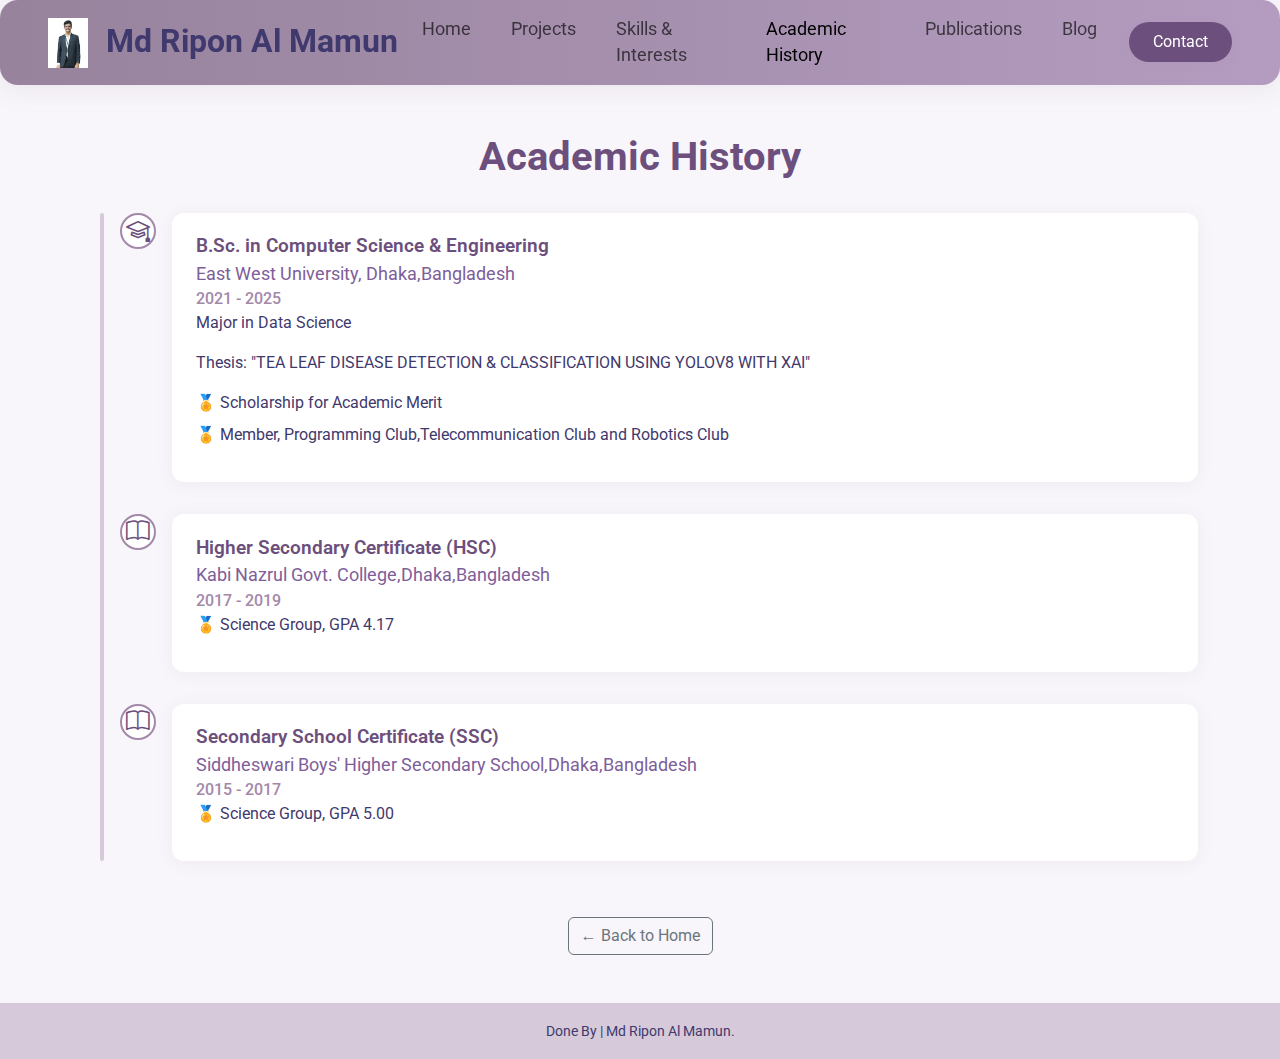
<file: academic.html>
<!DOCTYPE html>
<html lang="en">
<head>
  <meta charset="UTF-8" />
  <meta name="viewport" content="width=device-width, initial-scale=1" />
  <title>Academic History | Md Ripon Al Mamun</title>
  <!-- Bootstrap CSS -->
  <link href="https://cdn.jsdelivr.net/npm/bootstrap@5.3.2/dist/css/bootstrap.min.css" rel="stylesheet" />
  <!-- Google Fonts -->
  <link href="https://fonts.googleapis.com/css2?family=Roboto:wght@400;700&display=swap" rel="stylesheet" />
  <!-- Bootstrap Icons -->
  <link rel="stylesheet" href="https://cdn.jsdelivr.net/npm/bootstrap-icons@1.11.3/font/bootstrap-icons.min.css" />
  <style>
    body {
      font-family: 'Roboto', sans-serif;
      background: #f8f6fa;
      color: #3f396d;
      min-height: 100vh;
      display: flex;
      flex-direction: column;
    }

    .main-content {
      flex: 1 0 auto;
    }

    .section-title {
      font-weight: 700;
      color: #6c4f7c;
      margin-bottom: 2rem;
    }

    .timeline {
      position: relative;
      padding-left: 40px;
      margin-bottom: 2rem;
    }

    .timeline::before {
      content: '';
      position: absolute;
      left: 18px;
      top: 0;
      bottom: 0;
      width: 4px;
      background: #a388aa67;
      border-radius: 2px;
    }

    .timeline-step {
      position: relative;
      margin-bottom: 2rem;
    }

    .timeline-icon {
      position: absolute;
      left: -2px;
      top: 0;
      width: 36px;
      height: 36px;
      background: #fff;
      border: 2px solid #a388aa;
      border-radius: 50%;
      display: flex;
      align-items: center;
      justify-content: center;
      color: #6c4f7c;
      font-size: 1.5rem;
      z-index: 1;
    }

    .timeline-content {
      margin-left: 50px;
      background: #fff;
      border-radius: 12px;
      box-shadow: 0 2px 16px 0 rgba(163, 136, 170, 0.1);
      padding: 1.2rem 1.5rem;
    }

    .degree-title {
      font-size: 1.2rem;
      font-weight: 600;
      color: #6c4f7c;
    }

    .degree-institution {
      font-size: 1.1rem;
      color: #7e5e99;
    }

    .degree-year {
      font-size: 1rem;
      color: #a388aa;
      font-weight: 500;
    }

    .honors-list {
      list-style: none;
      padding-left: 0;
    }

    .honors-list li {
      margin-bottom: 0.5rem;
      padding-left: 1.5em;
      position: relative;
    }

    .honors-list li::before {
      content: "🏅";
      position: absolute;
      left: 0;
      top: 0;
    }

    footer {
      flex-shrink: 0;
      background: #a388aa67;
    }

    .c-btn {
      background: #6c4f7c;
      color: #fff;
      box-shadow: 0 2px 8px rgba(163, 136, 170, 0.12);
      text-decoration: none;
    }

    .c-btn:hover {
      background: #5a3f69;
      color: #fff;
    }

    @media (max-width: 767px) {
      .timeline { padding-left: 20px; }
      .timeline-content { margin-left: 40px; }
    }
  </style>
</head>
<body>

  <!-- Updated Navbar -->
  <nav
    id="navbar-top"
    class="navbar navbar-expand-lg navbar-light sticky-top"
    style="background: linear-gradient(90deg, #97839c 0%, #b49cc0 100%);
           border-radius: 18px;
           box-shadow: 0 4px 24px rgba(163,136,170,0.15);">
    <div class="container-fluid px-5">
      <a class="navbar-brand fw-bold fs-2" href="index.html" style="color: #3f396d">
        <img src="images/me.png" alt="Logo" style="width: 40px; height: auto; margin-right: 10px;">
        Md Ripon Al Mamun
      </a>
      <button class="navbar-toggler" type="button" data-bs-toggle="collapse" data-bs-target="#navbarNav">
        <span class="navbar-toggler-icon"></span>
      </button>
      <div class="collapse navbar-collapse justify-content-end" id="navbarNav">
        <ul class="navbar-nav gap-4" style="font-size: 1.1rem">
          <li class="nav-item"><a class="nav-link" href="index.html">Home</a></li>
          <li class="nav-item"><a class="nav-link" href="projects.html">Projects</a></li>
          <li class="nav-item"><a class="nav-link" href="skills.html">Skills & Interests</a></li>
          <li class="nav-item"><a class="nav-link active" href="academic.html" aria-current="page">Academic History</a></li>
          <li class="nav-item"><a class="nav-link" href="publications.html">Publications</a></li>
          <li class="nav-item"><a class="nav-link" href="index.html#blog">Blog</a></li>
        </ul>
      </div>
      <a href="index.html#contact" class="c-btn ms-4 py-2 px-4 rounded-pill d-none d-md-block">Contact</a>
    </div>
  </nav>

  <!-- Academic Timeline -->
  <div class="container main-content py-5">
    <h1 class="section-title text-center">Academic History</h1>
    <div class="timeline">

<!--
      <div class="timeline-step">
        <div class="timeline-icon"><i class="bi bi-mortarboard"></i></div>
        <div class="timeline-content">
          <div class="degree-title">Ph.D. in Computer Science (Ongoing)</div>
          <div class="degree-institution">University of Example</div>
          <div class="degree-year">2024 - Present</div>
          <p>Research focus: Artificial Intelligence, Deep Learning, and Computer Vision.</p>
        </div>
      </div>

      <div class="timeline-step">
        <div class="timeline-icon"><i class="bi bi-mortarboard"></i></div>
        <div class="timeline-content">
          <div class="degree-title">M.Sc. in Computer Science & Engineering</div>
          <div class="degree-institution">East West University, Dhaka</div>
          <div class="degree-year">2021 - 2023</div>
          <p>Thesis: "TEA LEAF DISEASE DETECTION & CLASSIFICATION USING YOLOV8 WITH XAI"</p>
          <ul class="honors-list">
            <li>Graduated with Distinction</li>
            <li>Dean’s Award for Academic Excellence</li>
          </ul>
        </div>
      </div>
-->


      <!-- B.Sc. -->
      <div class="timeline-step">
        <div class="timeline-icon"><i class="bi bi-mortarboard"></i></div>
        <div class="timeline-content">
          <div class="degree-title">B.Sc. in Computer Science & Engineering</div>
          <div class="degree-institution">East West University, Dhaka,Bangladesh</div>
          <div class="degree-year">2021 - 2025</div>
          <p>Major in Data Science </p>
          <p>Thesis: "TEA LEAF DISEASE DETECTION & CLASSIFICATION USING YOLOV8 WITH XAI"</p>
          <ul class="honors-list">
            <li>Scholarship for Academic Merit</li>
            <li>Member, Programming Club,Telecommunication Club and Robotics Club</li>
          </ul>
        </div>
      </div>

      <!-- HSC -->
      <div class="timeline-step">
        <div class="timeline-icon"><i class="bi bi-book"></i></div>
        <div class="timeline-content">
          <div class="degree-title">Higher Secondary Certificate (HSC)</div>
          <div class="degree-institution">Kabi Nazrul Govt. College,Dhaka,Bangladesh</div>
          <div class="degree-year">2017 - 2019</div>
          <ul class="honors-list">
            <li>Science Group, GPA 4.17</li>
          </ul>
        </div>
      </div>

      <!-- SSC -->
      <div class="timeline-step">
        <div class="timeline-icon"><i class="bi bi-book"></i></div>
        <div class="timeline-content">
          <div class="degree-title">Secondary School Certificate (SSC)</div>
          <div class="degree-institution">Siddheswari Boys' Higher Secondary School,Dhaka,Bangladesh</div>
          <div class="degree-year">2015 - 2017</div>
          <ul class="honors-list">
            <li>Science Group, GPA 5.00</li>
          </ul>
        </div>
      </div>
    </div>

    <div class="text-center">
      <a href="index.html" class="btn btn-outline-secondary mt-4">&larr; Back to Home</a>
    </div>
  </div>

  <footer class="text-center py-3">
    <small>Done By | Md Ripon Al Mamun.</small>
  </footer>

  <!-- Bootstrap JS -->
  <script src="https://cdn.jsdelivr.net/npm/bootstrap@5.3.2/dist/js/bootstrap.bundle.min.js"></script>
</body>
</html>
</file>
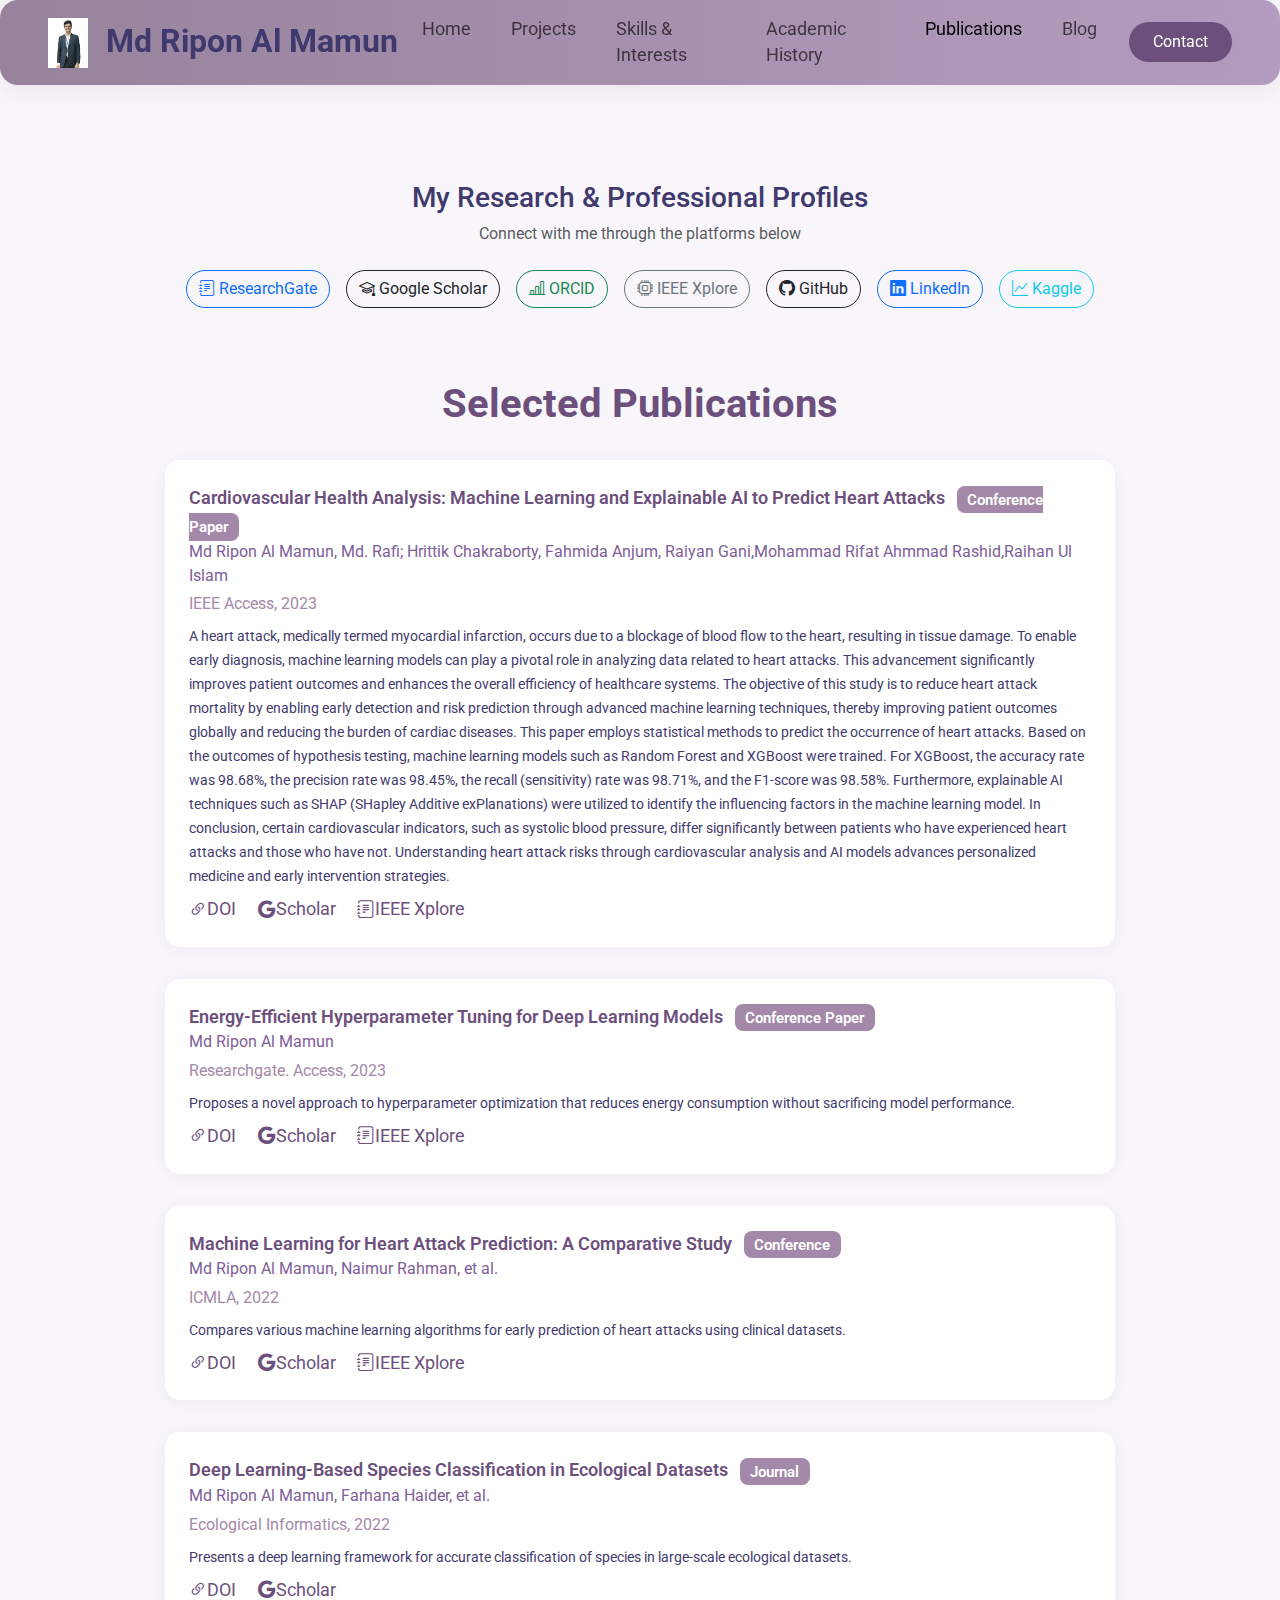
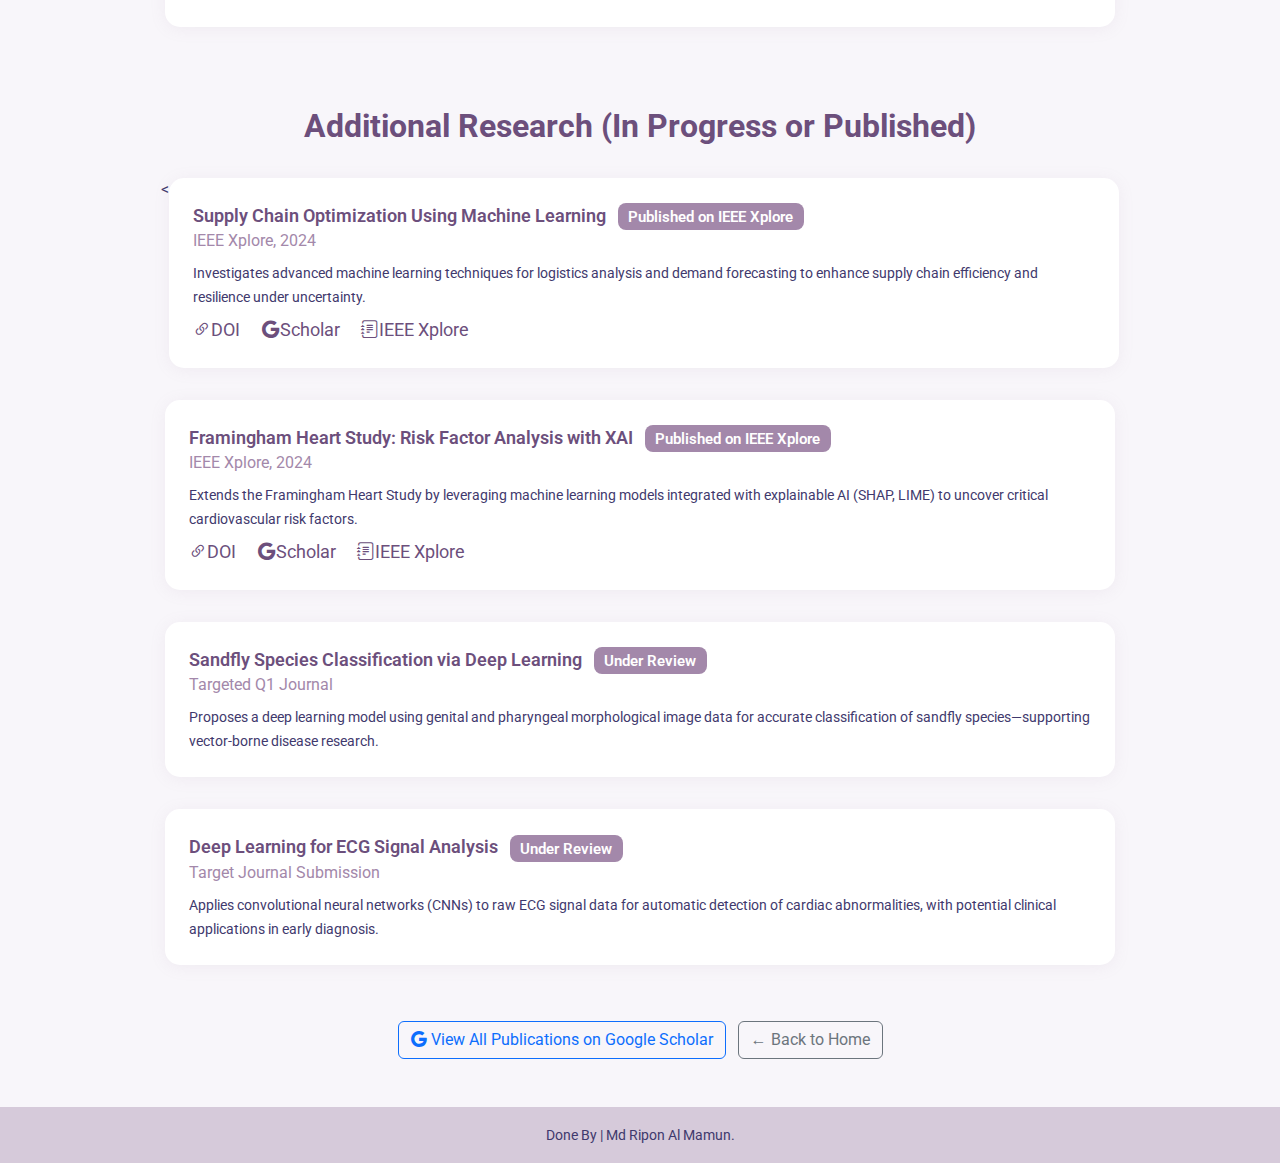
<file: publications.html>
<!DOCTYPE html>
<html lang="en">
<head>
  <meta charset="UTF-8" />
  <meta name="viewport" content="width=device-width, initial-scale=1" />
  <title>Publications | Md Ripon Al Mamun</title>
  <!-- Bootstrap CSS -->
  <link href="https://cdn.jsdelivr.net/npm/bootstrap@5.3.2/dist/css/bootstrap.min.css" rel="stylesheet" />
  <!-- Google Fonts -->
  <link href="https://fonts.googleapis.com/css2?family=Roboto:wght@400;700&display=swap" rel="stylesheet" />
  <!-- Bootstrap Icons -->
  <link rel="stylesheet" href="https://cdn.jsdelivr.net/npm/bootstrap-icons@1.11.3/font/bootstrap-icons.min.css" />
  <style>
    body {
      font-family: 'Roboto', sans-serif;
      background: #f8f6fa;
      color: #3f396d;
      min-height: 100vh;
      display: flex;
      flex-direction: column;
    }

    .main-content {
      flex: 1 0 auto;
    }

    .section-title {
      font-weight: 700;
      color: #6c4f7c;
      margin-bottom: 2rem;
    }

    .pub-card {
      background: #fff;
      border-radius: 15px;
      box-shadow: 0 2px 16px rgba(163, 136, 170, 0.1);
      padding: 1.5rem;
      margin-bottom: 2rem;
      transition: box-shadow 0.2s;
    }

    .pub-card:hover {
      box-shadow: 0 4px 32px rgba(163, 136, 170, 0.18);
    }

    .pub-title {
      font-weight: 600;
      color: #6c4f7c;
      font-size: 1.15rem;
    }

    .pub-authors {
      font-size: 1rem;
      color: #7e5e99;
      margin-bottom: 0.3rem;
    }

    .pub-venue {
      font-size: 1rem;
      color: #a388aa;
      margin-bottom: 0.5rem;
    }

    .pub-badge {
      background: #a388aa;
      color: #fff;
      font-size: 0.95rem;
      border-radius: 8px;
      padding: 0.3em 0.7em;
      margin-left: 0.5em;
    }

    .pub-links a {
      color: #6c4f7c;
      margin-right: 1em;
      text-decoration: none;
      font-size: 1.1rem;
      transition: color 0.2s;
    }

    .pub-links a:hover {
      color: #a388aa;
      text-decoration: underline;
    }

    footer {
      flex-shrink: 0;
      background: #a388aa67;
    }

    /* Button for contact */
    .c-btn {
      background: #6c4f7c;
      color: #fff;
      box-shadow: 0 2px 8px rgba(163, 136, 170, 0.12);
      text-decoration: none;
    }

    .c-btn:hover {
      background: #5a3f69;
      color: #fff;
    }
  </style>
</head>
<body>
  <!-- Navbar -->
  <nav
    id="navbar-top"
    class="navbar navbar-expand-lg navbar-light sticky-top"
    style="background: linear-gradient(90deg, #97839c 0%, #b49cc0 100%);
           border-radius: 18px;
           box-shadow: 0 4px 24px rgba(163,136,170,0.15);">
    <div class="container-fluid px-5">
      <a class="navbar-brand fw-bold fs-2" href="index.html" style="color: #3f396d">
        <img src="images/me.png" alt="Logo" style="width: 40px; height: auto; margin-right: 10px;" />
        Md Ripon Al Mamun
      </a>
      <button class="navbar-toggler" type="button" data-bs-toggle="collapse" data-bs-target="#navbarNav">
        <span class="navbar-toggler-icon"></span>
      </button>
      <div class="collapse navbar-collapse justify-content-end" id="navbarNav">
        <ul class="navbar-nav gap-4" style="font-size: 1.1rem">
          <li class="nav-item"><a class="nav-link" href="index.html">Home</a></li>
          <li class="nav-item"><a class="nav-link" href="projects.html">Projects</a></li>
          <li class="nav-item"><a class="nav-link" href="skills.html">Skills & Interests</a></li>
          <li class="nav-item"><a class="nav-link" href="academic.html">Academic History</a></li>
          <li class="nav-item"><a class="nav-link active" href="publications.html" aria-current="page">Publications</a></li>
          <li class="nav-item"><a class="nav-link" href="index.html#blog">Blog</a></li>
        </ul>
      </div>
      <a href="index.html#contact" class="c-btn ms-4 py-2 px-4 rounded-pill d-none d-md-block">Contact</a>
    </div>
  </nav>

<!-- Research & Social Profiles Section -->
<section class="profiles mt-5 pt-5 pb-4" id="profiles">
  <div class="text-center">
    <h3>My Research & Professional Profiles</h3>
    <p class="text-muted">Connect with me through the platforms below</p>
  </div>
  <div class="d-flex justify-content-center flex-wrap gap-3 mt-4" data-aos="fade-up">
    <a href="https://www.researchgate.net/profile/Md-Ripon-Al-Mamun?ev=hdr_xprf" target="_blank" class="btn btn-outline-primary rounded-pill">
      <i class="bi bi-journal-text"></i> ResearchGate
    </a>
    <a href="https://scholar.google.com/citations?hl=en&authuser=5&user=N9_yGkMAAAAJ" target="_blank" class="btn btn-outline-dark rounded-pill">
      <i class="bi bi-mortarboard"></i> Google Scholar
    </a>
    <a href="https://orcid.org/0009-0007-2505-0505" target="_blank" class="btn btn-outline-success rounded-pill">
      <i class="bi bi-bar-chart-line"></i> ORCID
    </a>
    <a href="https://www.ieee.org/profile/myprofile/myprofile.html?refSite=https://ieeexplore.ieee.org&refSiteName=IEEE%20Xplore" target="_blank" class="btn btn-outline-secondary rounded-pill">
      <i class="bi bi-cpu"></i> IEEE Xplore
    </a>
    <a href="https://github.com/riponalmamun" target="_blank" class="btn btn-outline-dark rounded-pill">
      <i class="bi bi-github"></i> GitHub
    </a>
    <a href="https://www.linkedin.com/in/mdriponalmamun/" target="_blank" class="btn btn-outline-primary rounded-pill">
      <i class="bi bi-linkedin"></i> LinkedIn
    </a>
    <a href="https://www.kaggle.com/riponalmamun" target="_blank" class="btn btn-outline-info rounded-pill">
      <i class="bi bi-graph-up"></i> Kaggle
    </a>
  </div>
</section>



  <!-- Publications Content -->
  <div class="container main-content py-5">
    <h1 class="section-title text-center">Selected Publications</h1>
    <div class="row justify-content-center">
      <!-- Publication Cards -->
      <!-- Repeat block for each publication -->

      <div class="col-lg-10 pub-card">
        <div class="pub-title">
          Cardiovascular Health Analysis: Machine Learning and Explainable AI to Predict Heart Attacks
          <span class="pub-badge">Conference Paper</span>
        </div>
        <div class="pub-authors">Md Ripon Al Mamun, Md. Rafi; Hrittik Chakraborty, Fahmida Anjum, Raiyan Gani,Mohammad Rifat Ahmmad Rashid,Raihan Ul Islam</div>
        <div class="pub-venue">IEEE Access, 2023</div>
        <div><small>A heart attack, medically termed myocardial infarction, occurs due to a blockage of blood flow to the heart, resulting in tissue damage. To enable early diagnosis, machine learning models can play a pivotal role in analyzing data related to heart attacks. This advancement significantly improves patient outcomes and enhances the overall efficiency of healthcare systems. The objective of this study is to reduce heart attack mortality by enabling early detection and risk prediction through advanced machine learning techniques, thereby improving patient outcomes globally and reducing the burden of cardiac diseases. This paper employs statistical methods to predict the occurrence of heart attacks. Based on the outcomes of hypothesis testing, machine learning models such as Random Forest and XGBoost were trained. For XGBoost, the accuracy rate was 98.68%, the precision rate was 98.45%, the recall (sensitivity) rate was 98.71%, and the F1-score was 98.58%. Furthermore, explainable AI techniques such as SHAP (SHapley Additive exPlanations) were utilized to identify the influencing factors in the machine learning model. In conclusion, certain cardiovascular indicators, such as systolic blood pressure, differ significantly between patients who have experienced heart attacks and those who have not. Understanding heart attack risks through cardiovascular analysis and AI models advances personalized medicine and early intervention strategies.</small></div>
        <div class="pub-links mt-2">
          <a href="https://doi.org/10.1109/ICCIT64611.2024.11022132" target="_blank"><i class="bi bi-link-45deg"></i>DOI</a>
          <a href="https://scholar.google.com/citations?user=N9_yGkMAAAAJ&hl=en&authuser=5" target="_blank"><i class="bi bi-google"></i>Scholar</a>
          <a href="https://ieeexplore.ieee.org/document/11022132/" target="_blank"><i class="bi bi-journal-text"></i>IEEE Xplore</a>
        </div>
      </div>

            <div class="col-lg-10 pub-card">
        <div class="pub-title">
          Energy-Efficient Hyperparameter Tuning for Deep Learning Models
          <span class="pub-badge">Conference Paper</span>
        </div>
        <div class="pub-authors">Md Ripon Al Mamun</div>
        <div class="pub-venue">Researchgate. Access, 2023</div>
        <div><small>Proposes a novel approach to hyperparameter optimization that reduces energy consumption without sacrificing model performance.</small></div>
        <div class="pub-links mt-2">
          <a href="https://www.researchgate.net/profile/Md-Ripon-Al-Mamun?ev=hdr_xprf" target="_blank"><i class="bi bi-link-45deg"></i>DOI</a>
          <a href="https://scholar.google.com/citations?view_op=view_citation&hl=en&user=N9_yGkMAAAAJ&citation_for_view=N9_yGkMAAAAJ:qUcmZB5y_30C" target="_blank"><i class="bi bi-google"></i>Scholar</a>
          <a href="https://www.researchgate.net/profile/Md-Ripon-Al-Mamun?ev=hdr_xprf" target="_blank"><i class="bi bi-journal-text"></i>IEEE Xplore</a>
        </div>
      </div>

      <div class="col-lg-10 pub-card">
        <div class="pub-title">
          Machine Learning for Heart Attack Prediction: A Comparative Study
          <span class="pub-badge">Conference</span>
        </div>
        <div class="pub-authors">Md Ripon Al Mamun, Naimur Rahman, et al.</div>
        <div class="pub-venue">ICMLA, 2022</div>
        <div><small>Compares various machine learning algorithms for early prediction of heart attacks using clinical datasets.</small></div>
        <div class="pub-links mt-2">
          <a href="https://doi.org/10.xxxx/icmla.2022" target="_blank"><i class="bi bi-link-45deg"></i>DOI</a>
          <a href="https://scholar.google.com/citations?user=N9_yGkMAAAAJ&hl=en&authuser=5" target="_blank"><i class="bi bi-google"></i>Scholar</a>
          <a href="https://ieeexplore.ieee.org/" target="_blank"><i class="bi bi-journal-text"></i>IEEE Xplore</a>
        </div>
      </div>

      <div class="col-lg-10 pub-card">
        <div class="pub-title">
          Deep Learning-Based Species Classification in Ecological Datasets
          <span class="pub-badge">Journal</span>
        </div>
        <div class="pub-authors">Md Ripon Al Mamun, Farhana Haider, et al.</div>
        <div class="pub-venue">Ecological Informatics, 2022</div>
        <div><small>Presents a deep learning framework for accurate classification of species in large-scale ecological datasets.</small></div>
        <div class="pub-links mt-2">
          <a href="https://doi.org/10.xxxx/eco.info.2022" target="_blank"><i class="bi bi-link-45deg"></i>DOI</a>
          <a href="https://scholar.google.com/citations?user=N9_yGkMAAAAJ&hl=en&authuser=5" target="_blank"><i class="bi bi-google"></i>Scholar</a>
        </div>
      </div>
    </div>



<h2 class="section-title text-center mt-5">Additional Research (In Progress or Published)</h2>
<div class="row justify-content-center">
  
  <<div class="col-lg-10 pub-card">
  <div class="pub-title">
    Supply Chain Optimization Using Machine Learning
    <span class="pub-badge">Published on IEEE Xplore</span>
  </div>
  <div class="pub-venue">IEEE Xplore, 2024</div>
  <div>
    <small>
      Investigates advanced machine learning techniques for logistics analysis and demand forecasting to enhance supply chain efficiency and resilience under uncertainty.
    </small>
  </div>
  <div class="pub-links mt-2">
    <a href="https://doi.org/10.xxxx/supply.chain.ieee" target="_blank"><i class="bi bi-link-45deg"></i>DOI</a>
    <a href="https://scholar.google.com/citations?user=N9_yGkMAAAAJ" target="_blank"><i class="bi bi-google"></i>Scholar</a>
    <a href="https://ieeexplore.ieee.org/" target="_blank"><i class="bi bi-journal-text"></i>IEEE Xplore</a>
  </div>
</div>

<div class="col-lg-10 pub-card">
  <div class="pub-title">
    Framingham Heart Study: Risk Factor Analysis with XAI
    <span class="pub-badge">Published on IEEE Xplore</span>
  </div>
  <div class="pub-venue">IEEE Xplore, 2024</div>
  <div>
    <small>
      Extends the Framingham Heart Study by leveraging machine learning models integrated with explainable AI (SHAP, LIME) to uncover critical cardiovascular risk factors.
    </small>
  </div>
  <div class="pub-links mt-2">
    <a href="https://doi.org/10.xxxx/framingham.ieee" target="_blank"><i class="bi bi-link-45deg"></i>DOI</a>
    <a href="https://scholar.google.com/citations?user=N9_yGkMAAAAJ" target="_blank"><i class="bi bi-google"></i>Scholar</a>
    <a href="https://ieeexplore.ieee.org/" target="_blank"><i class="bi bi-journal-text"></i>IEEE Xplore</a>
  </div>
</div>


  <div class="col-lg-10 pub-card">
  <div class="pub-title">
    Sandfly Species Classification via Deep Learning
    <span class="pub-badge">Under Review</span>
  </div>
  <div class="pub-venue">Targeted Q1 Journal</div>
  <div>
    <small>
      Proposes a deep learning model using genital and pharyngeal morphological image data for accurate classification of sandfly species—supporting vector-borne disease research.
    </small>
  </div>
</div>


  <div class="col-lg-10 pub-card">
    <div class="pub-title">
      Deep Learning for ECG Signal Analysis
      <span class="pub-badge">Under Review</span>
    </div>
    <div class="pub-venue">Target Journal Submission</div>
    <div>
      <small>
        Applies convolutional neural networks (CNNs) to raw ECG signal data for automatic detection of cardiac abnormalities, with potential clinical applications in early diagnosis.
      </small>
    </div>
  </div>

</div>

    <!-- Buttons -->
    <div class="text-center">
      <a href="https://scholar.google.com/" target="_blank" class="btn btn-outline-primary mt-4">
        <i class="bi bi-google"></i> View All Publications on Google Scholar
      </a>
      <a href="index.html" class="btn btn-outline-secondary mt-4 ms-2">&larr; Back to Home</a>
    </div>
  </div>

  <footer class="text-center py-3">
    <small>Done By | Md Ripon Al Mamun.</small>
  </footer>

  <!-- Bootstrap JS -->
  <script src="https://cdn.jsdelivr.net/npm/bootstrap@5.3.2/dist/js/bootstrap.bundle.min.js"></script>
</body>
</html>
</file>
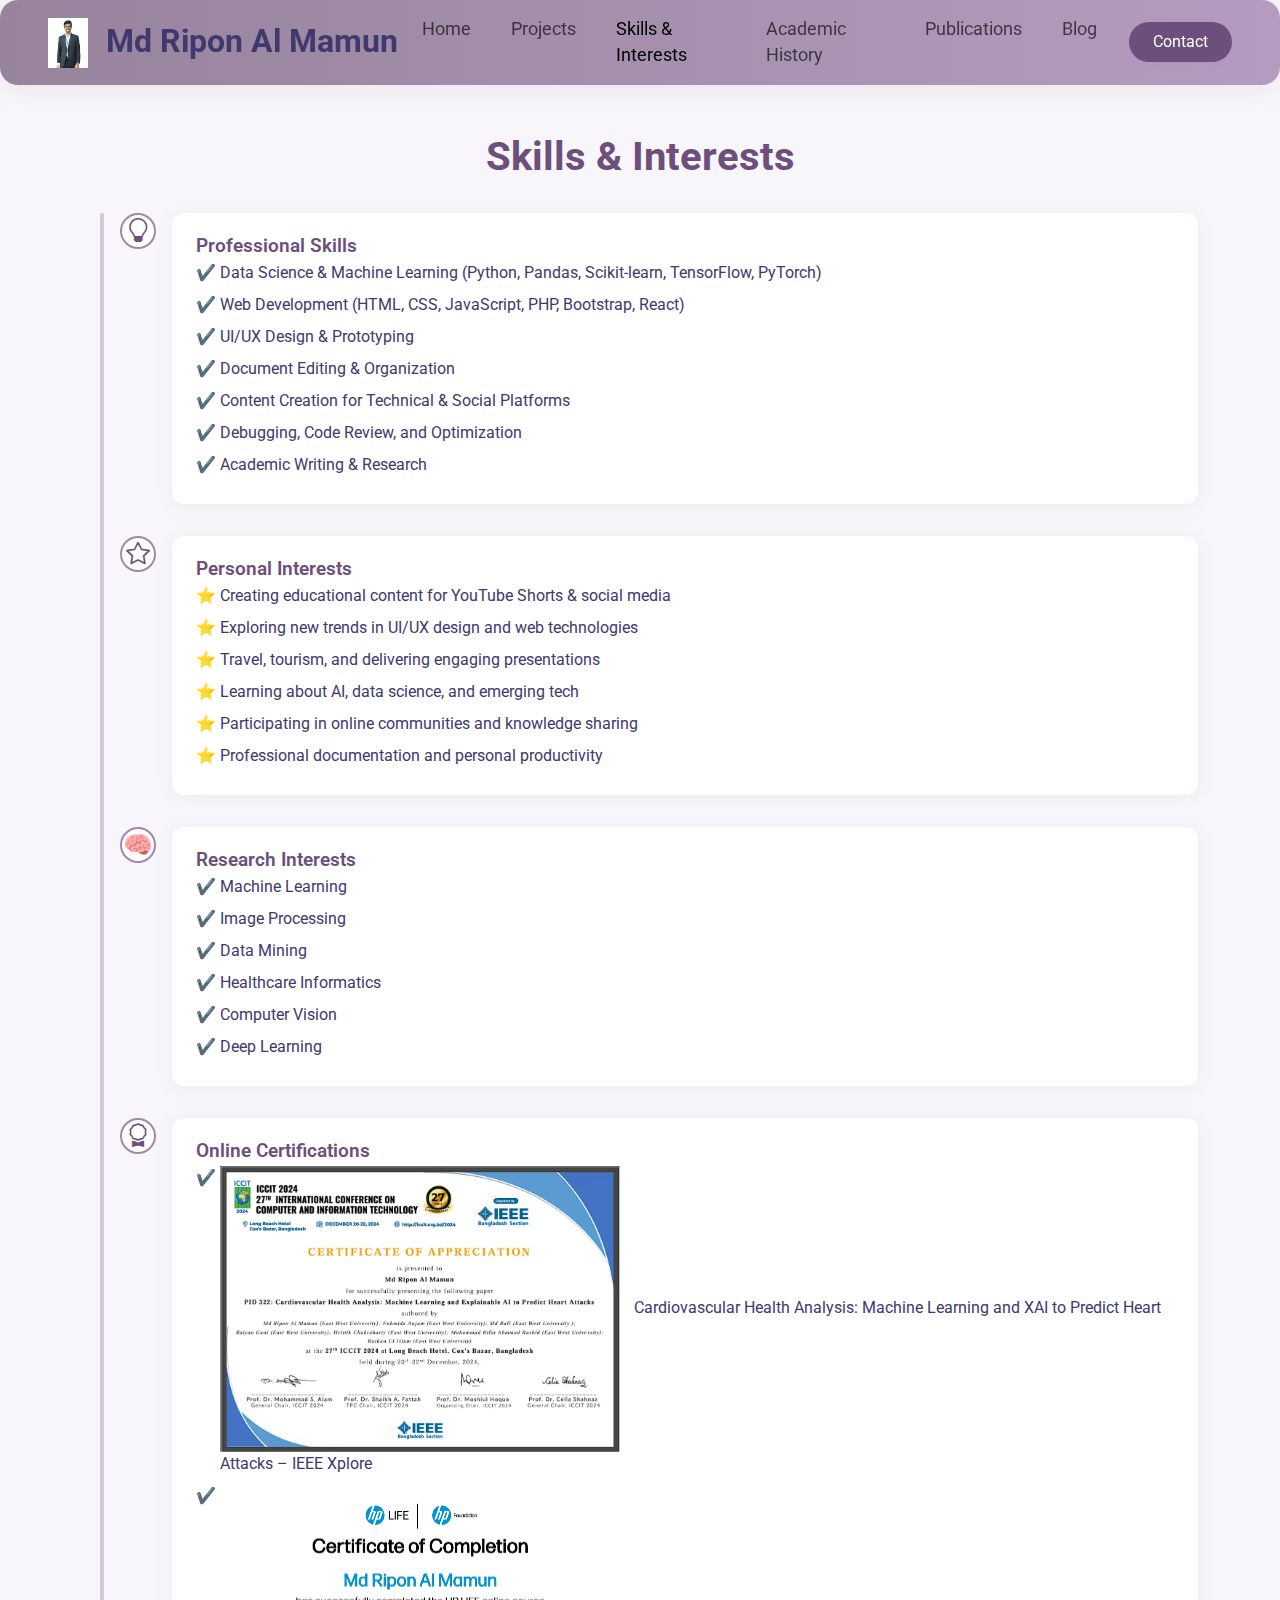
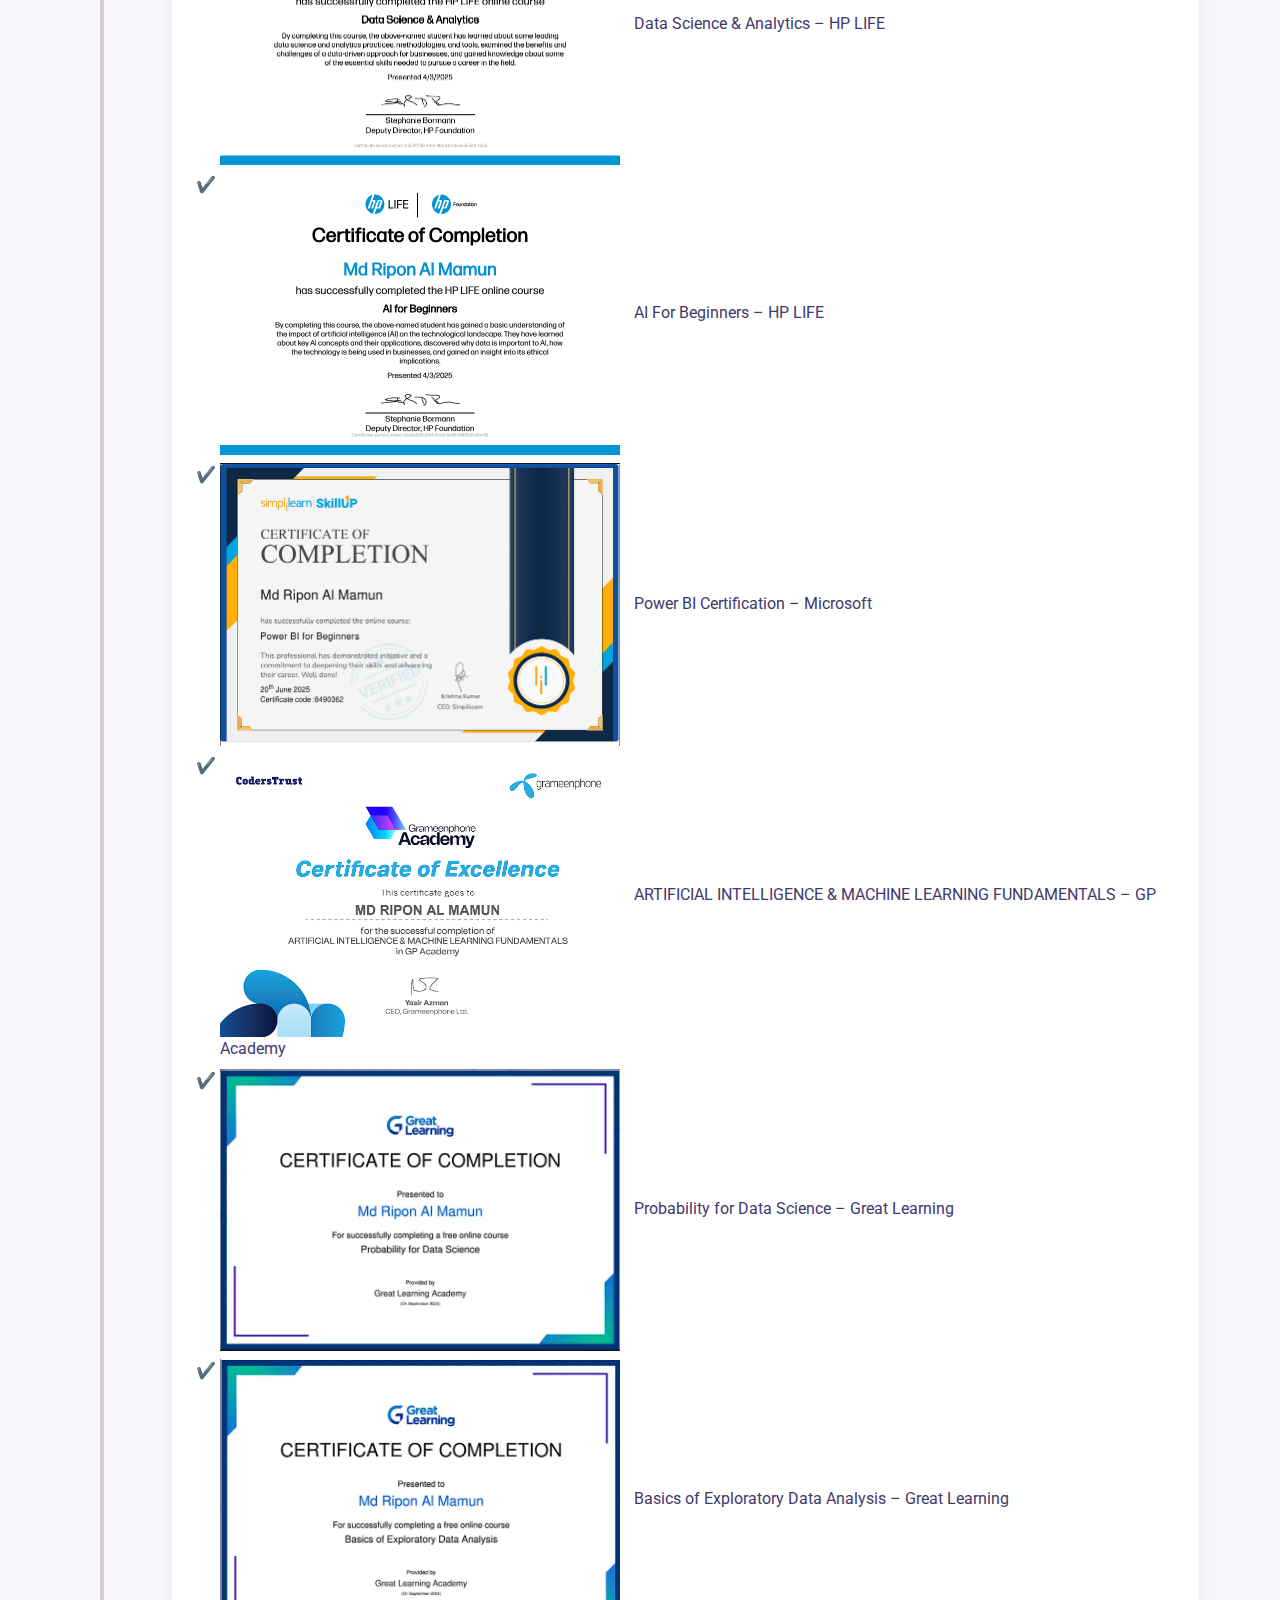
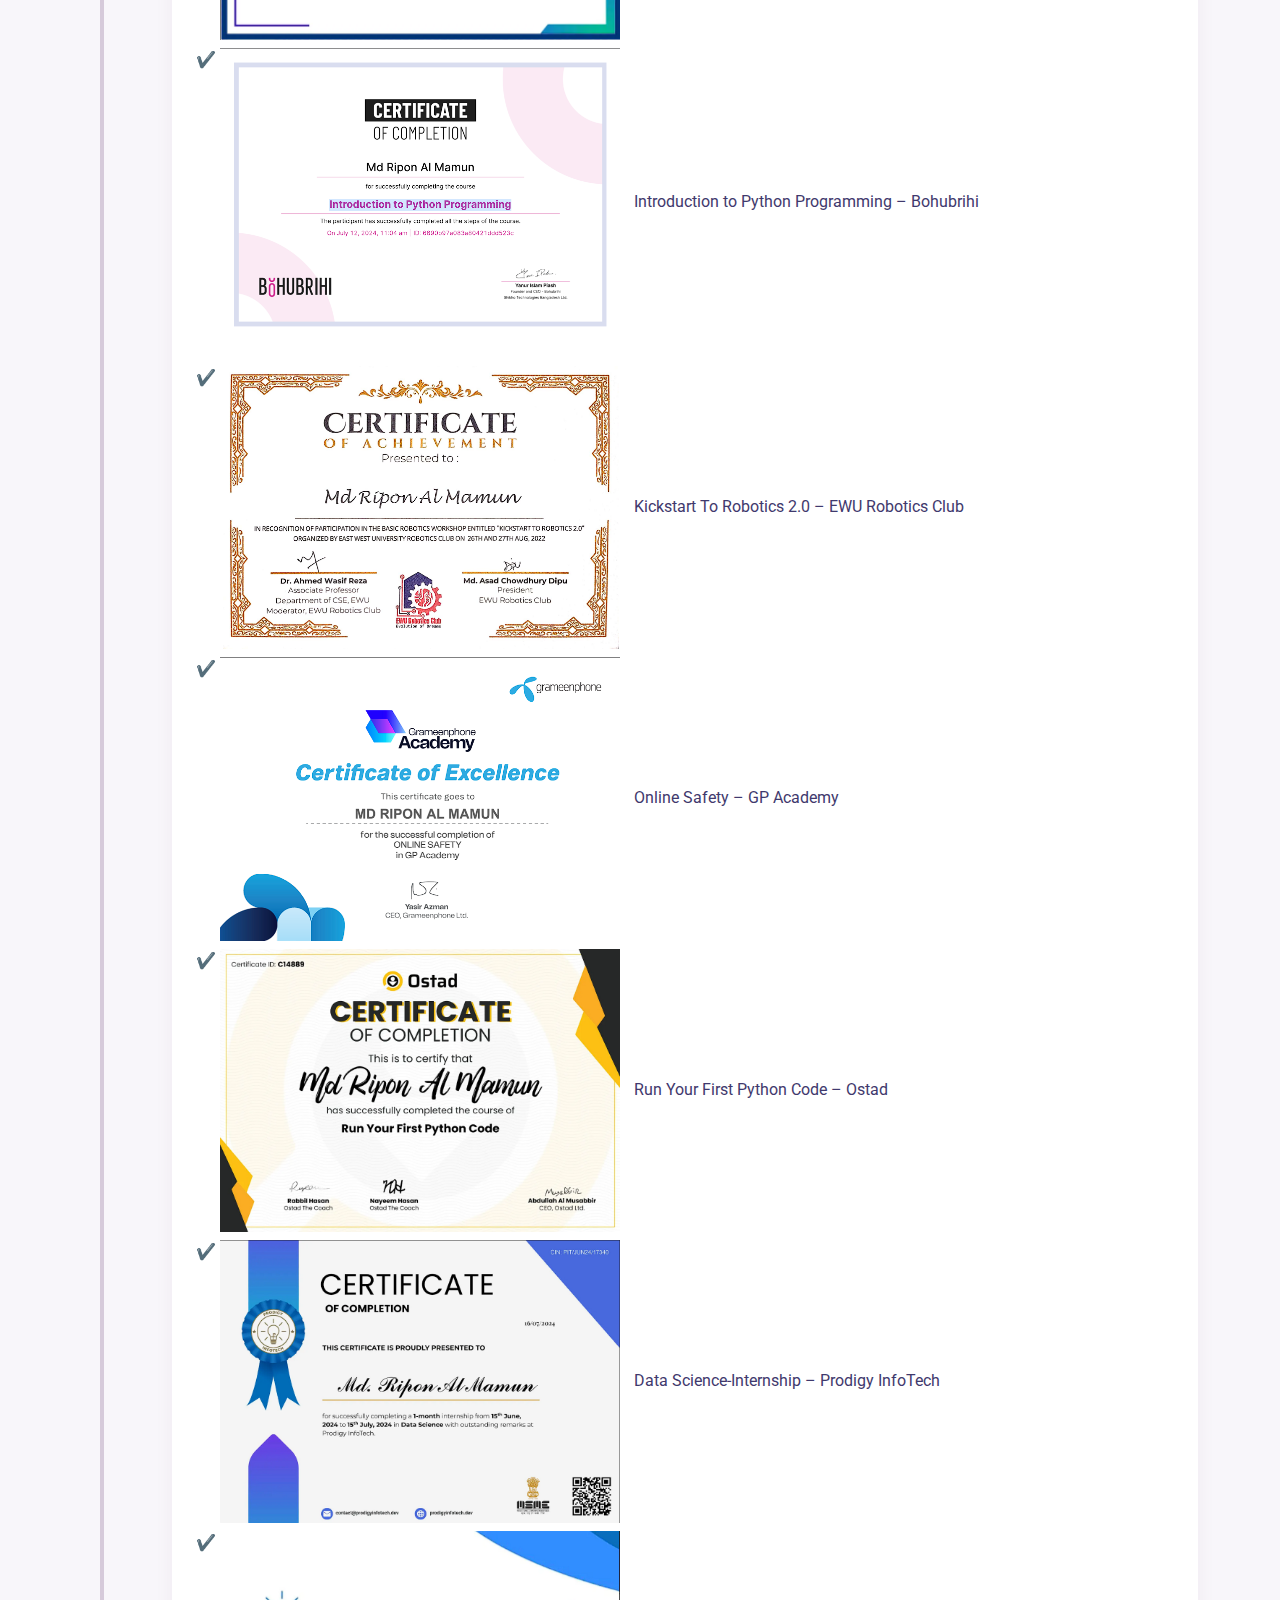
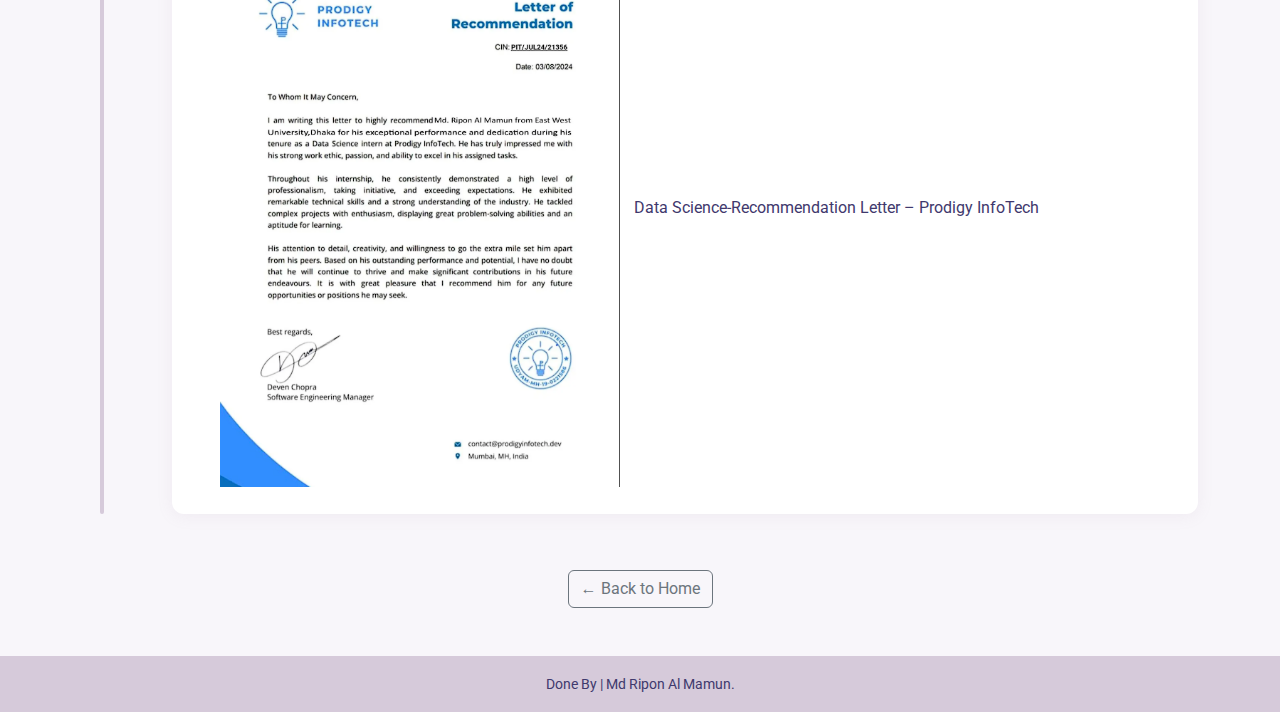
<file: skills.html>
<!DOCTYPE html>
<html lang="en">
<head>
  <meta charset="UTF-8" />
  <meta name="viewport" content="width=device-width, initial-scale=1" />
  <title>Skills & Interests | Md Ripon Al Mamun</title>
  <!-- Bootstrap CSS -->
  <link href="https://cdn.jsdelivr.net/npm/bootstrap@5.3.2/dist/css/bootstrap.min.css" rel="stylesheet" />
  <!-- Google Fonts -->
  <link href="https://fonts.googleapis.com/css2?family=Roboto:wght@400;700&display=swap" rel="stylesheet" />
  <!-- Bootstrap Icons -->
  <link rel="stylesheet" href="https://cdn.jsdelivr.net/npm/bootstrap-icons@1.11.3/font/bootstrap-icons.min.css" />
  <style>
    body {
      font-family: 'Roboto', sans-serif;
      background: #f8f6fa;
      color: #3f396d;
      min-height: 100vh;
      display: flex;
      flex-direction: column;
    }
    .main-content {
      flex: 1 0 auto;
    }
    .section-title {
      font-weight: 700;
      color: #6c4f7c;
      margin-bottom: 2rem;
    }
    .skills-timeline {
      position: relative;
      padding-left: 40px;
      margin-bottom: 2rem;
    }
    .skills-timeline::before {
      content: '';
      position: absolute;
      left: 18px;
      top: 0;
      bottom: 0;
      width: 4px;
      background: #a388aa67;
      border-radius: 2px;
    }
    .skills-step {
      position: relative;
      margin-bottom: 2rem;
    }
    .skills-icon {
      position: absolute;
      left: -2px;
      top: 0;
      width: 36px;
      height: 36px;
      background: #fff;
      border: 2px solid #a388aa;
      border-radius: 50%;
      display: flex;
      align-items: center;
      justify-content: center;
      color: #6c4f7c;
      font-size: 1.5rem;
      z-index: 1;
    }
    .skills-content {
      margin-left: 50px;
      background: #fff;
      border-radius: 12px;
      box-shadow: 0 2px 16px 0 rgba(163, 136, 170, 0.1);
      padding: 1.2rem 1.5rem;
    }
    .skills-title {
      font-size: 1.2rem;
      font-weight: 600;
      color: #6c4f7c;
    }
    .skills-list, .interests-list {
      list-style: none;
      padding-left: 0;
      margin-bottom: 0;
    }
    .skills-list li, .interests-list li {
      margin-bottom: 0.5rem;
      padding-left: 1.5em;
      position: relative;
    }
    .skills-list li::before {
      content: "✔️";
      position: absolute;
      left: 0;
      top: 0;
    }
    .interests-list li::before {
      content: "⭐";
      position: absolute;
      left: 0;
      top: 0;
    }
    footer {
      flex-shrink: 0;
      background: #a388aa67;
    }
    .c-btn {
      background: #6c4f7c;
      color: #fff;
      box-shadow: 0 2px 8px rgba(163, 136, 170, 0.12);
      text-decoration: none;
    }
    .c-btn:hover {
      background: #5a3f69;
      color: #fff;
    }
    @media (max-width: 767px) {
      .skills-timeline { padding-left: 20px; }
      .skills-content { margin-left: 40px; }
    }
  </style>
</head>
<body>

  <!-- Navbar -->
  <nav
    id="navbar-top"
    class="navbar navbar-expand-lg navbar-light sticky-top"
    style="background: linear-gradient(90deg, #97839c 0%, #b49cc0 100%);
           border-radius: 18px;
           box-shadow: 0 4px 24px rgba(163,136,170,0.15);">
    <div class="container-fluid px-5">
      <a class="navbar-brand fw-bold fs-2" href="index.html" style="color: #3f396d">
        <img src="images/me.png" alt="Logo" style="width: 40px; height: auto; margin-right: 10px;">
        Md Ripon Al Mamun
      </a>
      <button class="navbar-toggler" type="button" data-bs-toggle="collapse" data-bs-target="#navbarNav">
        <span class="navbar-toggler-icon"></span>
      </button>
      <div class="collapse navbar-collapse justify-content-end" id="navbarNav">
        <ul class="navbar-nav gap-4" style="font-size: 1.1rem">
          <li class="nav-item"><a class="nav-link" href="index.html">Home</a></li>
          <li class="nav-item"><a class="nav-link" href="projects.html">Projects</a></li>
          <li class="nav-item"><a class="nav-link active" href="skills.html" aria-current="page">Skills & Interests</a></li>
          <li class="nav-item"><a class="nav-link" href="academic.html">Academic History</a></li>
          <li class="nav-item"><a class="nav-link" href="publications.html">Publications</a></li>
          <li class="nav-item"><a class="nav-link" href="index.html#blog">Blog</a></li>
        </ul>
      </div>
      <a href="index.html#contact" class="c-btn ms-4 py-2 px-4 rounded-pill d-none d-md-block">Contact</a>
    </div>
  </nav>

  <!-- Skills & Interests Timeline -->
  <div class="container main-content py-5">
    <h1 class="section-title text-center">Skills & Interests</h1>
    <div class="skills-timeline">

      <!-- Professional Skills -->
      <div class="skills-step">
        <div class="skills-icon"><i class="bi bi-lightbulb"></i></div>
        <div class="skills-content">
          <div class="skills-title">Professional Skills</div>
          <ul class="skills-list">
            <li>Data Science & Machine Learning (Python, Pandas, Scikit-learn, TensorFlow, PyTorch)</li>
            <li>Web Development (HTML, CSS, JavaScript, PHP, Bootstrap, React)</li>
            <li>UI/UX Design & Prototyping</li>
            <li>Document Editing & Organization</li>
            <li>Content Creation for Technical & Social Platforms</li>
            <li>Debugging, Code Review, and Optimization</li>
            <li>Academic Writing & Research</li>
          </ul>
        </div>
      </div>


      <!-- Personal Interests -->
      <div class="skills-step">
        <div class="skills-icon"><i class="bi bi-star"></i></div>
        <div class="skills-content">
          <div class="skills-title">Personal Interests</div>
          <ul class="interests-list">
            <li>Creating educational content for YouTube Shorts & social media</li>
            <li>Exploring new trends in UI/UX design and web technologies</li>
            <li>Travel, tourism, and delivering engaging presentations</li>
            <li>Learning about AI, data science, and emerging tech</li>
            <li>Participating in online communities and knowledge sharing</li>
            <li>Professional documentation and personal productivity</li>
          </ul>
        </div>
      </div>

<!-- Research Interests with Brain Emoji -->
<div class="skills-step">
  <div class="skills-icon">🧠</div>
  <div class="skills-content">
    <div class="skills-title">Research Interests</div>
    <ul class="skills-list">
      <li>Machine Learning</li>
      <li>Image Processing</li>
      <li>Data Mining</li>
      <li>Healthcare Informatics</li>
      <li>Computer Vision</li>
      <li>Deep Learning</li>
    </ul>
  </div>
</div>

<!-- Online Certifications -->
<div class="skills-step">
  <div class="skills-icon"><i class="bi bi-award"></i></div>
  <div class="skills-content">
    <div class="skills-title">Online Certifications</div>
    <ul class="skills-list">
      <li>
        <img src="Conference Paper.png" alt="Cardiovascular Health Analysis: ML and XAI to Predict Heart Attacks – IEEE Xplore" style="width: 400px; height: auto; margin-right: 10px; vertical-align: middle;">
        Cardiovascular Health Analysis: Machine Learning and XAI to Predict Heart Attacks – IEEE Xplore
      </li>
            <li>
        <img src="Data Science & Analytics.png" alt="Data Science & Analytics – HP LIFE" style="width: 400px; height: auto; margin-right: 10px; vertical-align: middle;">
        Data Science & Analytics – HP LIFE
      </li>
            <li>
        <img src="AI For Beginners.png" alt="AI For Beginners – HP LIFE" style="width: 400px; height: auto; margin-right: 10px; vertical-align: middle;">
        AI For Beginners – HP LIFE
      </li>
            <li>
        <img src="Power BI C..png" alt="Power BI Certification" style="width: 400px; height: auto; margin-right: 10px; vertical-align: middle;">
        Power BI Certification – Microsoft
      </li>
      <li>
        <img src="Artificial Intelligence & Machine Learning Fundamentals.png" alt="ARTIFICIAL INTELLIGENCE & MACHINE LEARNING FUNDAMENTALS – GP Academy" style="width: 400px; height: auto; margin-right: 10px; vertical-align: middle;">
        ARTIFICIAL INTELLIGENCE & MACHINE LEARNING FUNDAMENTALS – GP Academy
      </li>
      <li>
        <img src="Probability for Data Science.png" alt="Probability for Data Science  – Great Learning" style="width: 400px; height: auto; margin-right: 10px; vertical-align: middle;">
        Probability for Data Science  – Great Learning
      </li>

            <li>
        <img src="Basics of Exploratory Data Analysis.png" alt="Basics of Exploratory Data Analysis – Great Learning" style="width: 400px; height: auto; margin-right: 10px; vertical-align: middle;">
        Basics of Exploratory Data Analysis – Great Learning
      </li>
      <li>
        <img src="Introduction to Python Programming.png" alt="Introduction to Python Programming – Bohubrihi" style="width: 400px; height: auto; margin-right: 10px; vertical-align: middle;">
        Introduction to Python Programming – Bohubrihi
      </li>

      <li>
        <img src="Kickstart To Robotics 2.0.png" alt="Kickstart To Robotics 2.0 – EWU Robotics Club" style="width: 400px; height: auto; margin-right: 10px; vertical-align: middle;">
        Kickstart To Robotics 2.0 – EWU Robotics Club
      </li>

      <li>
        <img src="Online Safety.png" alt="Online Safety – GP Academy" style="width: 400px; height: auto; margin-right: 10px; vertical-align: middle;">
        Online Safety – GP Academy
      </li>

            <li>
        <img src="Run Your First Python Code.png" alt="Run Your First Python Code – Ostad" style="width: 400px; height: auto; margin-right: 10px; vertical-align: middle;">
        Run Your First Python Code – Ostad
      </li>

      <li>
        <img src="Internship Certificate.png" alt="Data Science – Prodigy InfoTech" style="width: 400px; height: auto; margin-right: 10px; vertical-align: middle;">
        Data Science-Internship – Prodigy InfoTech
      </li>
      <li>
        <img src="Recommendation Letter.png" alt="Data Science – Prodigy InfoTech" style="width: 400px; height: auto; margin-right: 10px; vertical-align: middle;">
        Data Science-Recommendation Letter – Prodigy InfoTech
      </li>
    </ul>
  </div>
</div>





    </div>
    <div class="text-center">
      <a href="index.html" class="btn btn-outline-secondary mt-4">&larr; Back to Home</a>
    </div>
  </div>

  <footer class="text-center py-3">
    <small>Done By | Md Ripon Al Mamun.</small>
  </footer>

  <!-- Bootstrap JS -->
  <script src="https://cdn.jsdelivr.net/npm/bootstrap@5.3.2/dist/js/bootstrap.bundle.min.js"></script>
</body>
</html>
</file>
<file: css/style.css>
/* appling google font over the website  */
body{
    font-family: 'Josefin Sans', sans-serif;
    font-weight: 400;
}
/* styling menu icon */
.nav-menu{
    border: none;
    background-color: #fff;
    font-size: 1.5rem;
    color: #fca61f;
}
/* styling navbar links  */
.navbar-nav a{
    color: black;
    position: relative;
}
.navbar-nav a:hover{
    color: #fca61f;
}
.navbar-nav a:after {    
    background: none repeat scroll 0 0 transparent;
    bottom: 0;
    content: "";
    display: block;
    height: 2px;
    left: 50%;
    top: 35px;
    position: absolute;
    background: #fca61f;
    transition: width 0.3s ease 0s, left 0.3s ease 0s;
    width: 0;
  }
.navbar-nav a:hover:after { 
    width: 100%; 
    left: 0; 
  }
  /* styling contact btn  */
.c-btn{
    border: none;
    background: #fca61f;
    color: #fff;
    font-size: 1.2rem;
}
/* styling home section starts */
.home{
    background: linear-gradient(33deg, rgba(242,242,255,1) 0%, rgba(235,249,255,1) 100%);
    padding: 30px 0px 10px 0px;
}
.home h2{
    font-size: 3rem;
    line-height: 4rem;
}
.c-orange{
    color: #6f34fe;
    font-weight: 700;
    font-size: 4rem;
}
.home p{
    width: fit-content;
    margin-top: 1rem;
    font-size: 1.2rem;
}
.h-btn:hover{
    background: #6f34fe;
    color: #fff;
    transform: translateY(-20px);
    transition-duration: 1s;
}
.link{
    text-decoration: none;
    font-size: 1.2rem;
    color: #fca61f;
    position: relative;
}
.link::after{
    content: '';
    position: absolute;
    width: 100%;
    transform: scaleX(0);
    height: 2px;
    bottom: 0;
    left: 0;
    top: 20px;
    background-color: #6f34fe;
    transform-origin: bottom right;
    transition: transform 0.25s ease-out;
}
.link:hover{
    color: #6f34fe;
}
.link:hover::after{
    transform: scaleX(1);
    transform-origin: bottom left;
}
/* adding animation to home section image  */
.home img{
    animation: floatimg 4s ease-in-out infinite;
}

@keyframes floatimg {
    0%{
        transform: translateX(0);
    }
    50%{
        transform: translateX(-24px);
    }
    100%{
        transform: translateX(0);
    }
}

/* expertise section starts */
.heading small{
    color: #6f34fe;
    font-size: 1.5rem;
    font-weight: 600;
}
.heading h3{
    margin-top: 0.5rem;
    color: #3f396d;
    font-size: 2.5rem;
    font-weight: 700;
}
.expertise h4{
    color: #3f396d;
    font-weight: 700;
}
.expertise a{
    text-decoration: none;
    color: #fca61f;
}
.expertise a:hover{
    color: #6f34fe;
}
.expertise .service-card{
    text-align: center;
    padding: 15px 15px;
    border-radius: 0.7rem;
}

/* skill section starts */
.skill{
    background-color: rgb(234, 234, 249);
}
.progress-card{
    padding: 12% 10% 10% 15%;
    background-color: #fff;
    text-align: center;
    border-radius: 10%;
}
.progress-card:hover{
    transform: scale(1.1,1.1);
    transition-duration: 0.6s;
}
.circular-progress{
    position: relative;
    height: 130px;
    width: 130px;
    border-radius: 50%;
    background: conic-gradient(#7d2ae8 3.6deg, #ededed 0deg);
    display: flex;
    align-items: center;
    justify-content: center;
}
.circular-progress::before{
    content: "";
    position: absolute;
    height: 120px;
    width: 120px;
    border-radius: 50%;
    background-color: #fff;
}
.progress-value{
    position: relative;
    font-size: 1.5rem;
    font-weight: 600;
}
.html-progress{
    color: #fca61f;
}
.javascript-progress{
    color: #6f34fe;
}
.php-progress{
    color: #20c997;
}
.reactjs-progress{
    color: #3f396d;
}
.text{
    font-size: 1.2rem;
    font-weight: 500;
}
.heading p{
    font-size: 1.3rem;
}

/* portfolio section starts */
#myBtnContainer{
    margin-bottom: 45px;
}
#myBtnContainer button{
  border: none;
  color: black;
  background: transparent;
  font-size: 20px;
  font-weight: 600;
  cursor: pointer;   
  display: inline-block;
  margin: 0 25px;
}
#myBtnContainer button:hover{
    color: #fca61f;
}

#myBtnContainer button:focus{
    outline: none;
}
.post .content h4{
    font-size: 1rem;
    font-weight: 700;
}
.post .card{
    border: none;
}

/* testimonial section starts */
.testimonial img:hover{
    transform: scale(1.2,1.2);
    transition-duration: 1s;
}
.testimonial h4{
    color: #3f396d;
}
.testimonial i{
    font-size: 2.9rem;
    color: #fca61f;
    
}
.testimonial .nextprev-btn{
    border: none;
    background-color: #fff;
}
.prev:hover,.prev-btn:hover{
    color:#6f34fe;
    transform: translateX(-10px);
    transition-duration: 1s;
}
.next:hover,.next-btn:hover{
    color:#6f34fe;
    transform: translateX(10px);
    transition-duration: 1s;
}

/* blog section starts */
.blog{
    background-color: #f2f2ff;
}
.blog .blogpost .card{
    border: none;
    border-radius: 5%;
}
.nav-bg{
    background-color: #fff;
}

.blog .blogpost small{
    color: #6f34fe;
    font-size: 1.1rem;
}
.blog .blogpost h4,.blogpost a{
    color: #3f396d;
    font-weight: 700;
    margin-top: 1rem;
    text-decoration: none;
}
.blogpost a:hover{
    color: #fca61f;
}
.blog .blogpost .read-more-btn{
    text-decoration: none;
    color: #fca61f;
    font-size: 1.1rem;
}
.blog .blogpost .read-more-btn:hover{
    color: #6f34fe;
}
/* styling modal group  */
.btn-c{
    margin-left: 94%;
    background-color: transparent;
    border: none;
    color: #fff;
    font-size: 2rem;
    margin-top: -3%;
}
.btn-c i{
    color: #fca61f;
}
.modal-body .content span{
    font-size: 1rem;
}
.modal-body .content small{
    font-size: 1rem;
    color: #6f34fe;
}
/* contact section starts */
.contact{
    background-color: #f3f3f3;
}
.contact-details i{
    font-size: 1.5rem;
    color: #fca61f;
}
.contact-details p{
    font-size: 1.2rem;
    margin-left: 1rem;
}
.contact-form .form-control:focus{
    box-shadow: none;
    border: 1px solid #fca61f;
}
.contact-form .form-control{
    padding: 10px 10px;
    width: 80%;
}

/* footer section starts */
footer{
    background-color: #211e39;
}

footer .link-group a{
    margin-left: 10px;
    margin-right: 10px;
    text-decoration: none;
    color: #6c757d;
    font-size: 1.1rem;
    margin-top: 1rem;
}
footer .link-group a:hover{
    color: #fca61f;
}
.social-links button{
    border: none;
    margin-right: 1rem;
    font-size: 1.2rem;
    background-color: #fff;
    padding: 14px 15px 10px 15px;
}
.social-links .dribble{
    color: #f33a7e;
}
.social-links button:hover{
    color: #fff;
    transform: translateY(-20px);
    transition-duration: 1s;
}
.social-links .dribble:hover{
    background-color: #f33a7e;
}
.social-links .whatsapp{
    color: #25D366;
}
.social-links .whatsapp:hover{
    background-color: #25D366;
}
.social-links .behance{
    color: #255afc;
}
.social-links .behance:hover{
    background-color: #255afc;
}

/* styling back to top button */
#btn-back-to-top {
    position: fixed;
    bottom: 40px;
    right: 40px;
    display: none;
    font-size: 1.4rem;
    background-color: #fca61f;
    color: #fff;
    animation: pulse 3s infinite;
}
</file>
